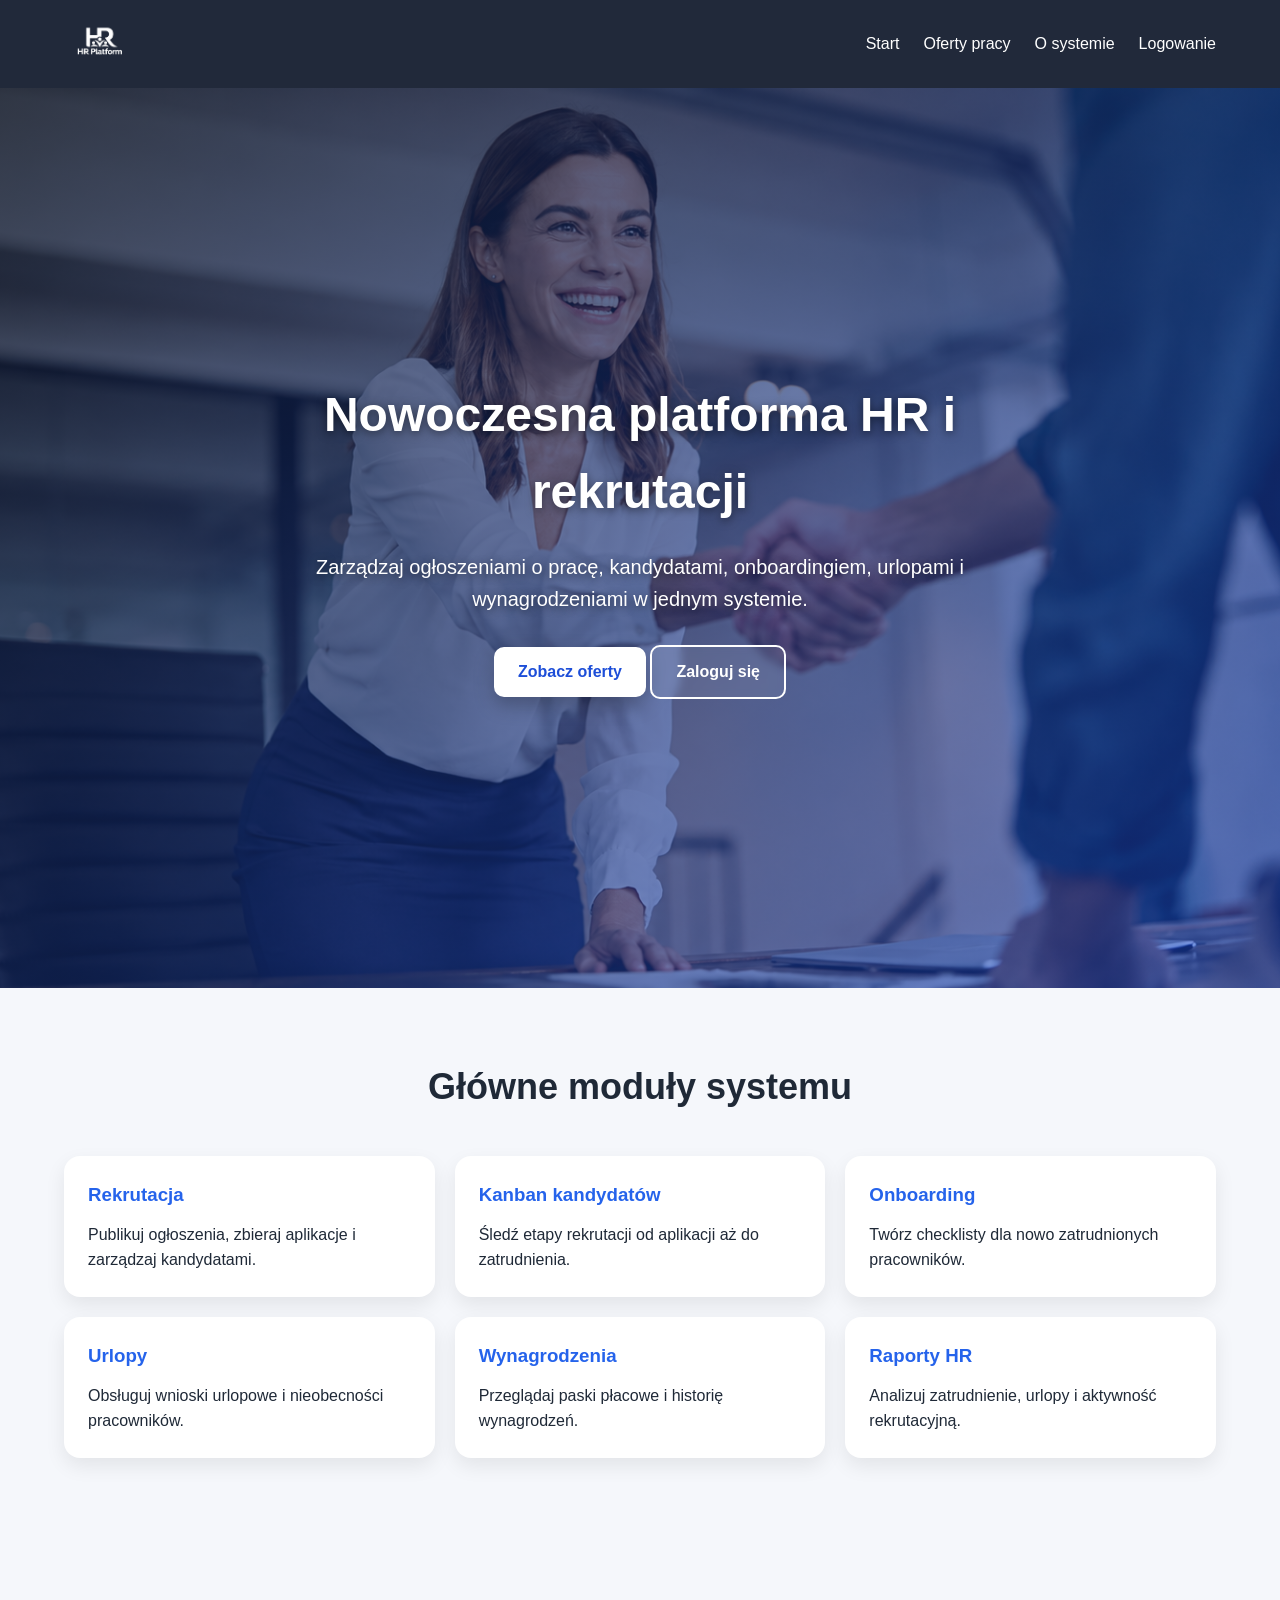
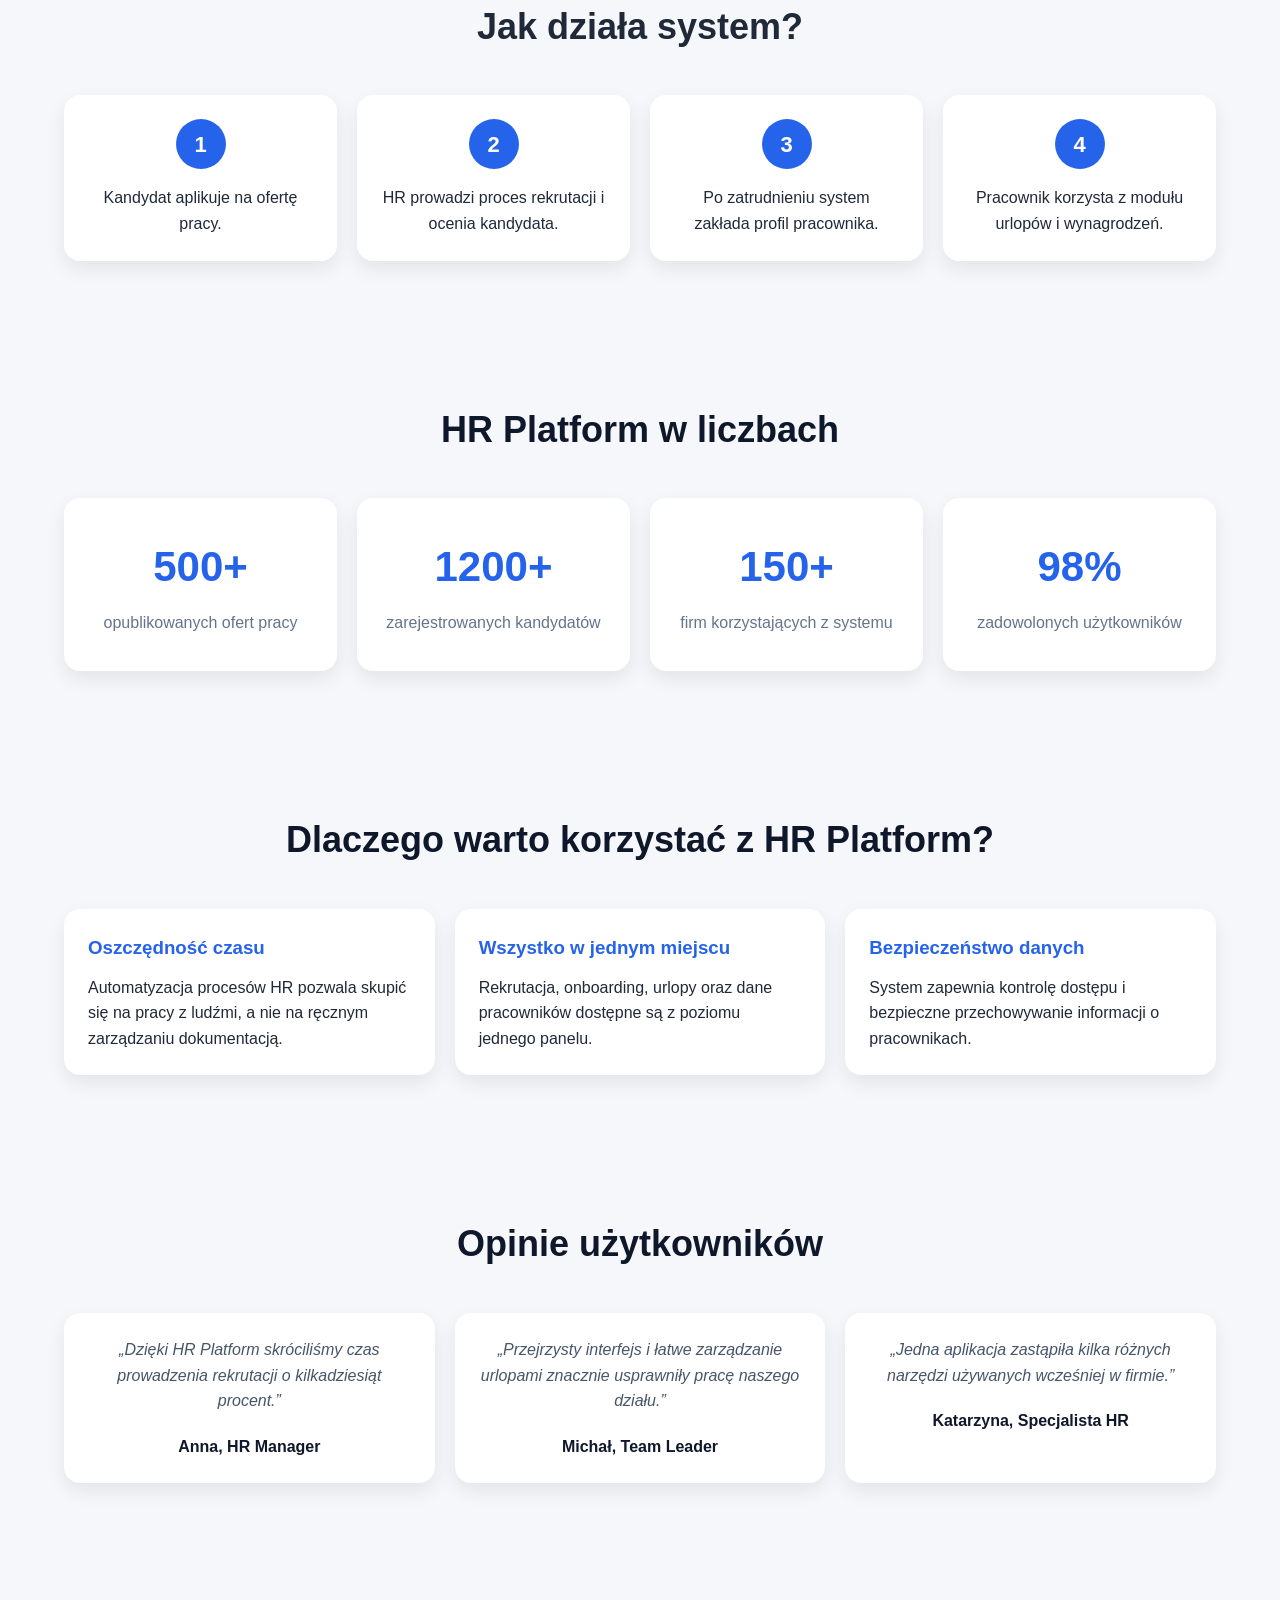
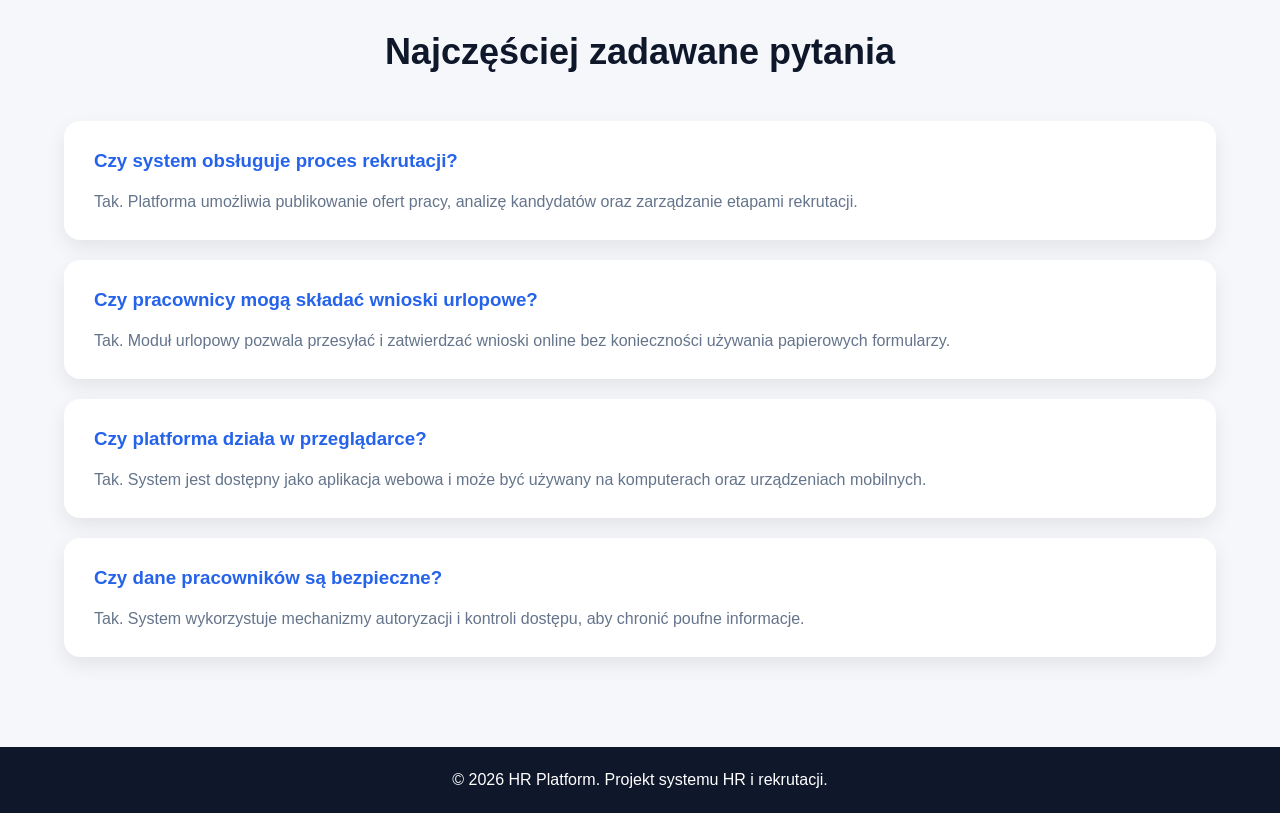
<file: frontend/pages/index.html>
<!doctype html>
<html lang="pl">
  <head>
    <meta charset="UTF-8" />
    <meta name="viewport" content="width=device-width, initial-scale=1.0" />
    <title>HR Platform</title>
    <link rel="stylesheet" href="../styles/index.css" />
  </head>

  <body>
    <header class="header">
      <nav class="navbar">
        <div class="logo">
          <img src="../images/logo.png" alt="HR Platform" />
        </div>

        <button class="menu-toggle" id="menu-toggle">☰</button>

        <ul class="nav-links" id="nav-links">
          <li><a href="index.html">Start</a></li>
          <li><a href="jobs.html">Oferty pracy</a></li>
          <li><a href="#about">O systemie</a></li>
          <li><a href="login.html">Logowanie</a></li>
        </ul>
      </nav>
    </header>

    <main>
      <section class="hero">
        <div class="hero-text">
          <h1>Nowoczesna platforma HR i rekrutacji</h1>

          <p>
            Zarządzaj ogłoszeniami o pracę, kandydatami, onboardingiem, urlopami
            i wynagrodzeniami w jednym systemie.
          </p>

          <div class="hero-buttons">
            <a href="jobs.html" class="btn btn-primary"> Zobacz oferty </a>

            <a href="login.html" class="btn btn-secondary"> Zaloguj się </a>
          </div>
        </div>
      </section>

      <section class="features" id="about">
        <h2>Główne moduły systemu</h2>

        <div class="cards">
          <div class="card">
            <h3>Rekrutacja</h3>

            <p>
              Publikuj ogłoszenia, zbieraj aplikacje i zarządzaj kandydatami.
            </p>
          </div>

          <div class="card">
            <h3>Kanban kandydatów</h3>

            <p>Śledź etapy rekrutacji od aplikacji aż do zatrudnienia.</p>
          </div>

          <div class="card">
            <h3>Onboarding</h3>

            <p>Twórz checklisty dla nowo zatrudnionych pracowników.</p>
          </div>

          <div class="card">
            <h3>Urlopy</h3>

            <p>Obsługuj wnioski urlopowe i nieobecności pracowników.</p>
          </div>

          <div class="card">
            <h3>Wynagrodzenia</h3>

            <p>Przeglądaj paski płacowe i historię wynagrodzeń.</p>
          </div>

          <div class="card">
            <h3>Raporty HR</h3>

            <p>Analizuj zatrudnienie, urlopy i aktywność rekrutacyjną.</p>
          </div>
        </div>
      </section>

      <section class="process">
        <h2>Jak działa system?</h2>

        <div class="steps">
          <div class="step">
            <span>1</span>
            <p>Kandydat aplikuje na ofertę pracy.</p>
          </div>

          <div class="step">
            <span>2</span>
            <p>HR prowadzi proces rekrutacji i ocenia kandydata.</p>
          </div>

          <div class="step">
            <span>3</span>
            <p>Po zatrudnieniu system zakłada profil pracownika.</p>
          </div>

          <div class="step">
            <span>4</span>
            <p>Pracownik korzysta z modułu urlopów i wynagrodzeń.</p>
          </div>
        </div>
      </section>

      <section class="stats">
        <h2>HR Platform w liczbach</h2>

        <div class="stats-grid">
          <div class="stat">
            <h3>500+</h3>
            <p>opublikowanych ofert pracy</p>
          </div>

          <div class="stat">
            <h3>1200+</h3>
            <p>zarejestrowanych kandydatów</p>
          </div>

          <div class="stat">
            <h3>150+</h3>
            <p>firm korzystających z systemu</p>
          </div>

          <div class="stat">
            <h3>98%</h3>
            <p>zadowolonych użytkowników</p>
          </div>
        </div>
      </section>

      <section class="benefits">
        <h2>Dlaczego warto korzystać z HR Platform?</h2>

        <div class="cards">
          <div class="card">
            <h3>Oszczędność czasu</h3>

            <p>
              Automatyzacja procesów HR pozwala skupić się na pracy z ludźmi, a
              nie na ręcznym zarządzaniu dokumentacją.
            </p>
          </div>

          <div class="card">
            <h3>Wszystko w jednym miejscu</h3>

            <p>
              Rekrutacja, onboarding, urlopy oraz dane pracowników dostępne są z
              poziomu jednego panelu.
            </p>
          </div>

          <div class="card">
            <h3>Bezpieczeństwo danych</h3>

            <p>
              System zapewnia kontrolę dostępu i bezpieczne przechowywanie
              informacji o pracownikach.
            </p>
          </div>
        </div>
      </section>

      <section class="testimonials">
        <h2>Opinie użytkowników</h2>

        <div class="cards">
          <div class="card">
            <p>
              „Dzięki HR Platform skróciliśmy czas prowadzenia rekrutacji o
              kilkadziesiąt procent.”
            </p>

            <strong>Anna, HR Manager</strong>
          </div>

          <div class="card">
            <p>
              „Przejrzysty interfejs i łatwe zarządzanie urlopami znacznie
              usprawniły pracę naszego działu.”
            </p>

            <strong>Michał, Team Leader</strong>
          </div>

          <div class="card">
            <p>
              „Jedna aplikacja zastąpiła kilka różnych narzędzi używanych
              wcześniej w firmie.”
            </p>

            <strong>Katarzyna, Specjalista HR</strong>
          </div>
        </div>
      </section>

      <section class="faq">
        <h2>Najczęściej zadawane pytania</h2>

        <div class="faq-item">
          <h3>Czy system obsługuje proces rekrutacji?</h3>

          <p>
            Tak. Platforma umożliwia publikowanie ofert pracy, analizę
            kandydatów oraz zarządzanie etapami rekrutacji.
          </p>
        </div>

        <div class="faq-item">
          <h3>Czy pracownicy mogą składać wnioski urlopowe?</h3>

          <p>
            Tak. Moduł urlopowy pozwala przesyłać i zatwierdzać wnioski online
            bez konieczności używania papierowych formularzy.
          </p>
        </div>

        <div class="faq-item">
          <h3>Czy platforma działa w przeglądarce?</h3>

          <p>
            Tak. System jest dostępny jako aplikacja webowa i może być używany
            na komputerach oraz urządzeniach mobilnych.
          </p>
        </div>

        <div class="faq-item">
          <h3>Czy dane pracowników są bezpieczne?</h3>

          <p>
            Tak. System wykorzystuje mechanizmy autoryzacji i kontroli dostępu,
            aby chronić poufne informacje.
          </p>
        </div>
      </section>
    </main>

    <footer class="footer">
      <p>&copy; 2026 HR Platform. Projekt systemu HR i rekrutacji.</p>
    </footer>
    <script src="../scripts/navbar-anim.js"></script>
    <script src="../scripts/mobile-menu.js"></script>
  </body>
</html>
</file>
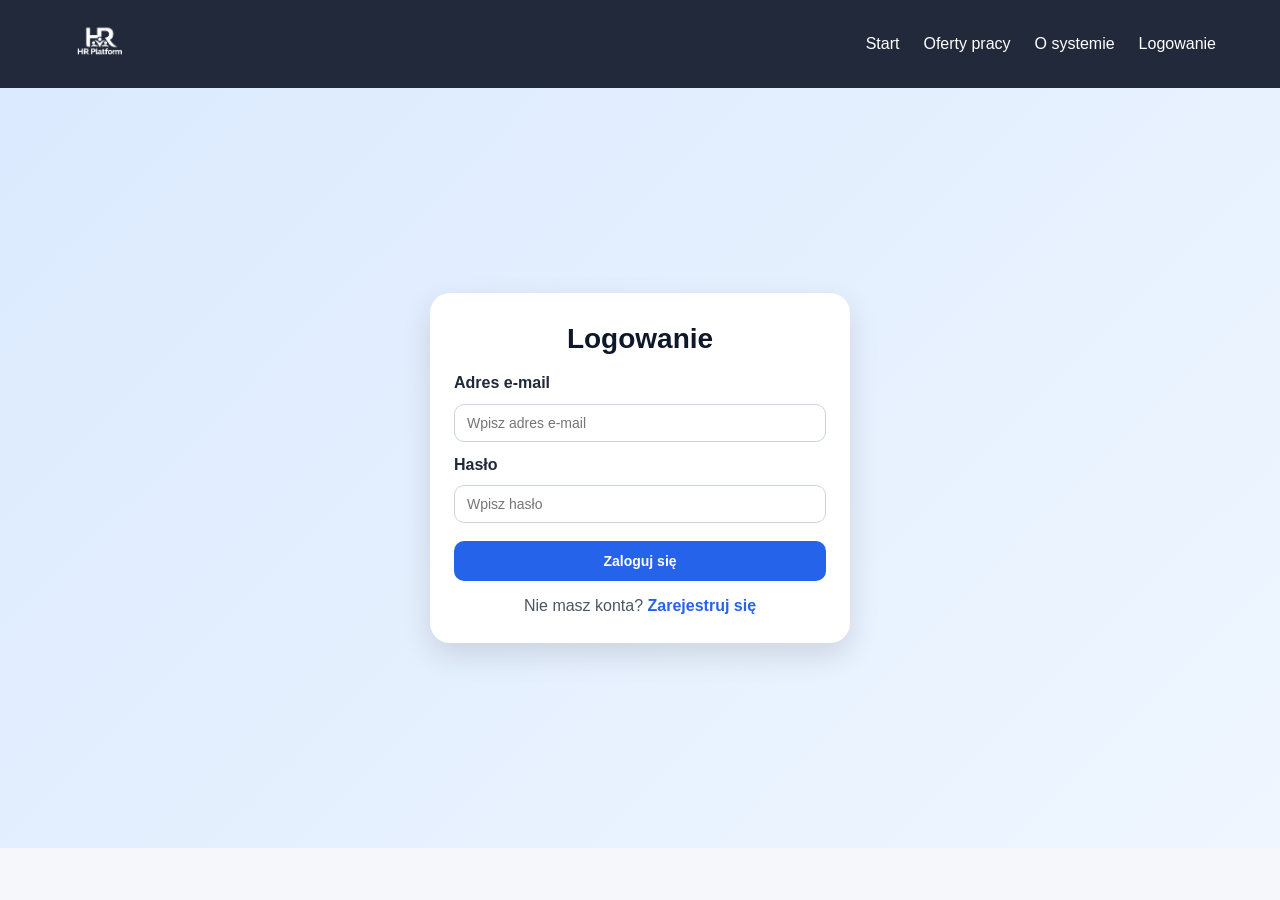
<file: frontend/pages/admin-dashboard.html>
<!doctype html>
<html lang="pl">
  <head>
    <meta charset="UTF-8" />
    <meta name="viewport" content="width=device-width, initial-scale=1.0" />
    <title>Panel administratora - HR Platform</title>
    <link rel="stylesheet" href="../styles/index.css" />
  </head>
  <body>
    <header class="header">
      <nav class="navbar">
        <div class="logo">
          <img src="../images/logo.png" alt="Logo HR Platform" />
        </div>
        <ul class="nav-links">
          <li><a href="admin-dashboard.html">Panel admina</a></li>
          <li><a href="change-password-admin.html">Zmień hasło</a></li>
          <li><a href="#" id="logoutBtn">Wyloguj</a></li>
        </ul>
      </nav>
    </header>

    <main class="dashboard-wrapper">
      <section class="dashboard-card">
        <h2>Użytkownicy systemu</h2>

        <div style="margin-bottom: 20px">
          <input
            type="text"
            id="searchInput"
            class="profile-input"
            placeholder="Szukaj po imieniu, nazwisku, emailu lub numerze indeksu"
          />
          <button id="searchBtn" class="dashboard-btn">Szukaj</button>
          <button id="clearSearchBtn" class="dashboard-btn secondary-btn">
            Wyczyść
          </button>
        </div>

        <div
          id="usersList"
          style="
            display: grid;
            grid-template-columns: repeat(auto-fill, minmax(250px, 1fr));
            gap: 20px;
          "
        ></div>
      </section>
    </main>

    <script src="../scripts/navbar-anim.js"></script>
    <script src="../scripts/admin-dashboard.js"></script>
  </body>
</html>
</file>
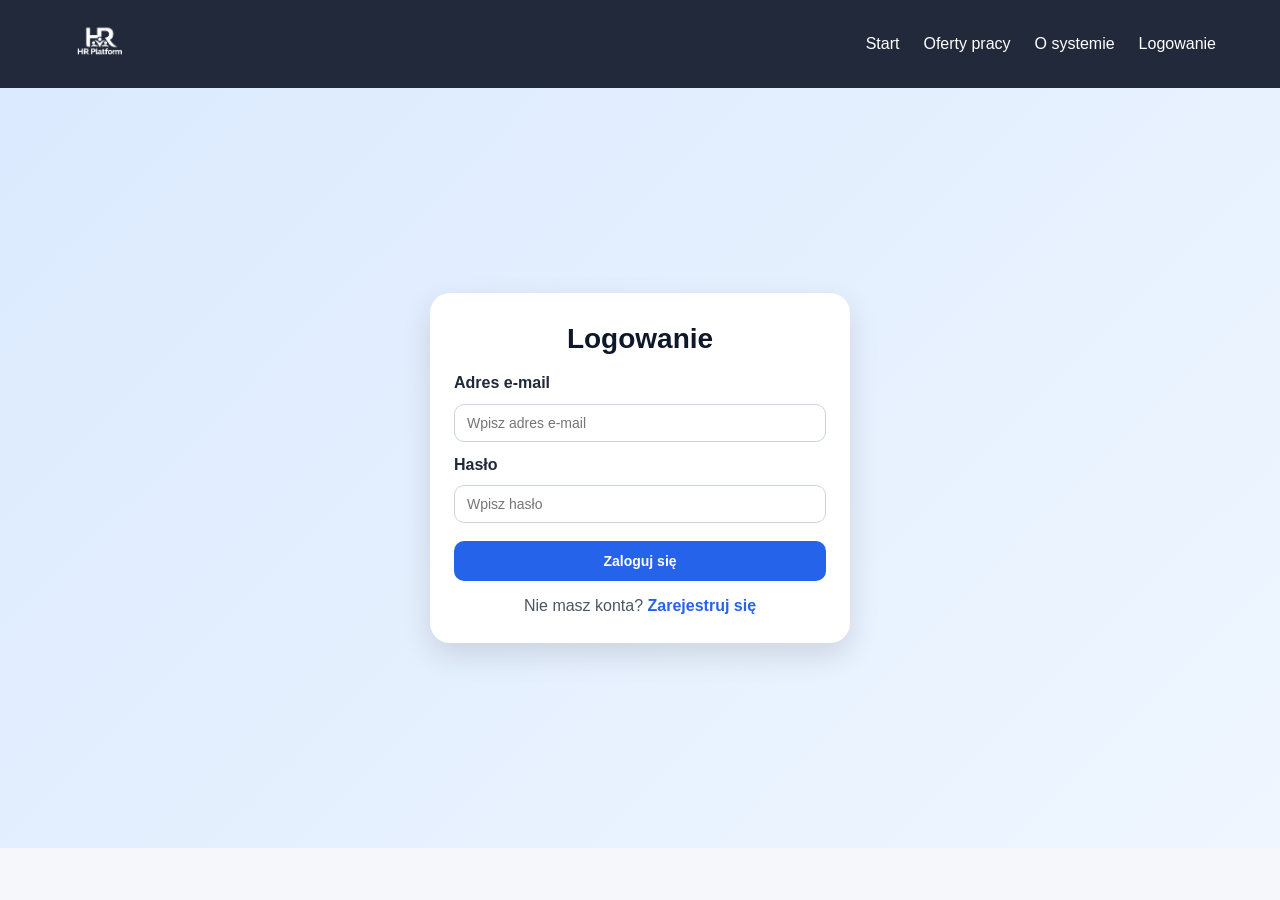
<file: frontend/pages/change-password-admin.html>
<!doctype html>
<html lang="pl">
  <head>
    <meta charset="UTF-8" />
    <meta name="viewport" content="width=device-width, initial-scale=1.0" />
    <title>Zmiana hasła - Panel administratora - HR Platform</title>
    <link rel="stylesheet" href="../styles/index.css" />
  </head>
  <body>
    <header class="header">
      <nav class="navbar">
        <div class="logo">
          <img src="../images/logo.png" alt="Logo HR Platform" />
        </div>
        <ul class="nav-links">
          <li><a href="admin-dashboard.html">Panel admina</a></li>
          <li><a href="change-password-admin.html">Zmień hasło</a></li>
          <li><a href="#" id="logoutBtn">Wyloguj</a></li>
        </ul>
      </nav>
    </header>

    <main class="dashboard-wrapper">
      <section class="dashboard-card">
        <h2>Zmień hasło administratora</h2>
        <form id="changePasswordForm" class="profile-form">
          <div>
            <label for="oldPassword">Stare hasło</label>
            <input
              type="password"
              id="oldPassword"
              class="profile-input"
              required
            />
          </div>

          <div>
            <label for="newPassword">Nowe hasło</label>
            <input
              type="password"
              id="newPassword"
              class="profile-input"
              required
            />
          </div>

          <div>
            <label for="confirmPassword">Potwierdź nowe hasło</label>
            <input
              type="password"
              id="confirmPassword"
              class="profile-input"
              required
            />
          </div>

          <button type="submit" class="dashboard-btn">Zmień hasło</button>
        </form>
      </section>
    </main>

    <script src="../scripts/navbar-anim.js"></script>
    <script src="../scripts/change-password-admin.js"></script>
  </body>
</html>
</file>
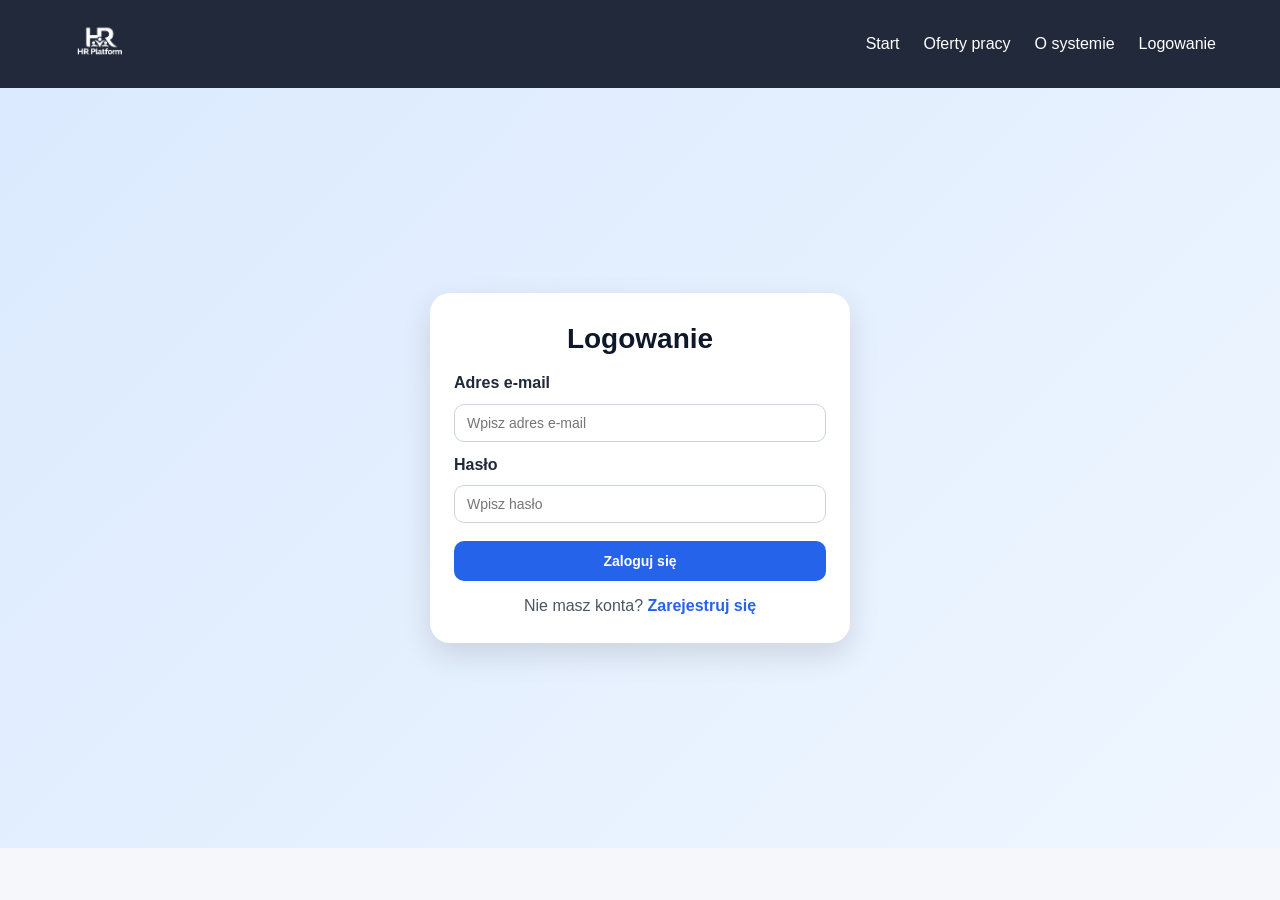
<file: frontend/pages/change-password.html>
<!doctype html>
<html lang="pl">
  <head>
    <meta charset="UTF-8" />
    <meta name="viewport" content="width=device-width, initial-scale=1.0" />
    <title>Zmiana hasła - HR Platform</title>
    <link rel="stylesheet" href="../styles/index.css" />
  </head>
  <body>
    <header class="header">
      <nav class="navbar">
        <div class="logo">
          <img src="../images/logo.png" alt="Logo HR Platform" />
        </div>
        <ul class="nav-links">
          <li><a href="index.html">Start</a></li>
          <li id="jobsLink" style="display: none">
            <a href="jobs.html">Oferty pracy</a>
          </li>
          <li id="userDashboardLink" style="display: none">
            <a href="user-dashboard.html">Mój panel</a>
          </li>
          <li id="employeeDashboardLink" style="display: none">
            <a href="employee-dashboard.html">Mój panel</a>
          </li>
          <li id="hrLink" style="display: none">
            <a href="hr-dashboard.html">Panel HR</a>
          </li>
          <li><a href="change-password.html">Zmień hasło</a></li>
          <li><a href="#" id="logoutBtn">Wyloguj</a></li>
        </ul>
      </nav>
    </header>

    <main class="dashboard-wrapper">
      <section class="dashboard-card">
        <h2>Zmień hasło</h2>
        <form id="changePasswordForm" class="profile-form">
          <div>
            <label for="oldPassword">Stare hasło</label>
            <input
              type="password"
              id="oldPassword"
              class="profile-input"
              required
            />
          </div>

          <div>
            <label for="newPassword">Nowe hasło</label>
            <input
              type="password"
              id="newPassword"
              class="profile-input"
              required
            />
          </div>

          <div>
            <label for="confirmPassword">Potwierdź nowe hasło</label>
            <input
              type="password"
              id="confirmPassword"
              class="profile-input"
              required
            />
          </div>

          <button type="submit" class="dashboard-btn">Zmień hasło</button>
        </form>
      </section>
    </main>

    <script src="../scripts/navbar-anim.js"></script>
    <script src="../scripts/change-password.js"></script>
  </body>
</html>
</file>
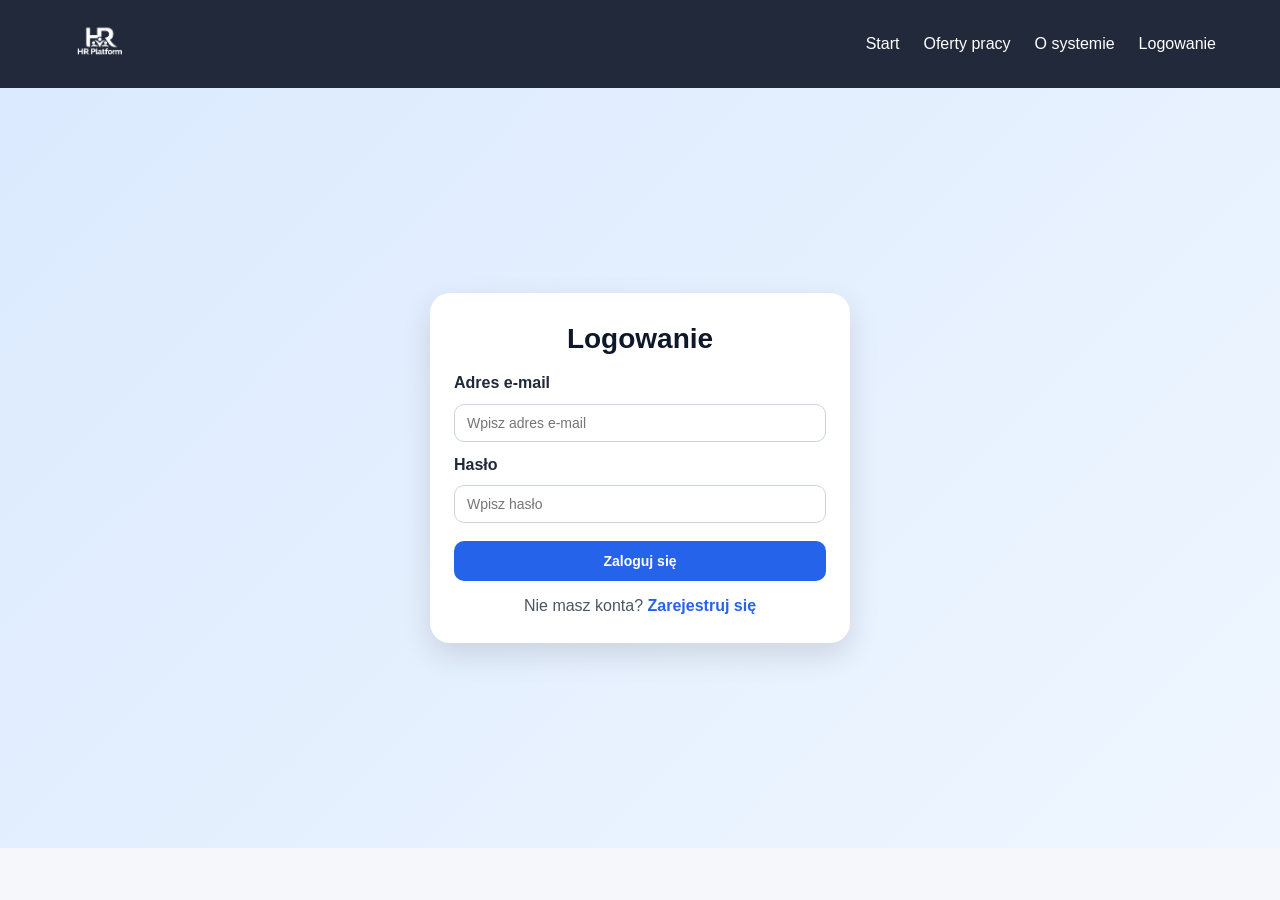
<file: frontend/pages/employee-dashboard.html>
<!doctype html>
<html lang="pl">
  <head>
    <meta charset="UTF-8" />
    <meta name="viewport" content="width=device-width, initial-scale=1.0" />
    <title>Panel pracownika - HR Platform</title>
    <link rel="stylesheet" href="../styles/index.css" />
  </head>
  <body>
    <header class="header">
      <nav class="navbar">
        <div class="logo">
          <img src="../images/logo.png" alt="Logo HR Platform" />
        </div>
        <ul class="nav-links">
          <li><a href="index.html">Start</a></li>
          <li><a href="jobs.html">Oferty pracy</a></li>
          <li><a href="employee-dashboard.html">Mój panel</a></li>
          <li><a href="change-password.html">Zmień hasło</a></li>
          <li><a href="#" id="logoutBtn">Wyloguj</a></li>
        </ul>
      </nav>
    </header>

    <main class="dashboard-wrapper">
      <section class="welcome-section">
        <div class="welcome-card">
          <h1>Witaj w panelu pracownika</h1>
          <p>
            Zarządzaj swoim profilem, przeglądaj swoje dane zatrudnienia i
            informacje dotyczące stanowiska.
          </p>
        </div>

        <div class="profile-mini-card">
          <img
            id="profileImagePreview"
            class="profile-image"
            src=""
            alt="Zdjęcie profilowe"
            style="display: none"
          />
          <div class="avatar" id="userAvatar">E</div>
          <h3 id="miniFullName">Pracownik</h3>
          <p id="miniRole">Pracownik - zatrudniony</p>
        </div>
      </section>

      <section class="dashboard-grid">
        <div class="dashboard-card">
          <h2>Informacje pracownika</h2>
          <div class="info-display">
            <p>
              <strong>Imię i nazwisko:</strong>
              <span id="fullName">-</span>
            </p>
            <p>
              <strong>Email:</strong>
              <span id="emailText">-</span>
            </p>
            <p>
              <strong>Numer indeksu:</strong>
              <span id="indexNumber">-</span>
            </p>
            <p>
              <strong>Status:</strong>
              <span id="roleText">Pracownik</span>
            </p>
          </div>
        </div>

        <div class="dashboard-card">
          <h2>Moje CV</h2>
          <p class="muted-text" id="cvStatus">Nie dodano jeszcze CV.</p>
          <button
            id="downloadCvBtn"
            class="dashboard-btn"
            style="display: none"
          >
            Pobierz CV
          </button>
        </div>

        <div class="dashboard-card">
          <h2>Edycja profilu</h2>
          <form class="profile-form" id="profileForm">
            <div>
              <label for="editFirstName">Imię</label>
              <input
                type="text"
                id="editFirstName"
                class="profile-input"
                placeholder="Wpisz imię"
                required
              />
            </div>

            <div>
              <label for="editLastName">Nazwisko</label>
              <input
                type="text"
                id="editLastName"
                class="profile-input"
                placeholder="Wpisz nazwisko"
                required
              />
            </div>

            <button type="submit" class="dashboard-btn">Zapisz zmiany</button>
          </form>
        </div>
      </section>
    </main>

    <script src="../scripts/navbar-anim.js"></script>
    <script src="../scripts/employee-dashboard.js"></script>
  </body>
</html>
</file>
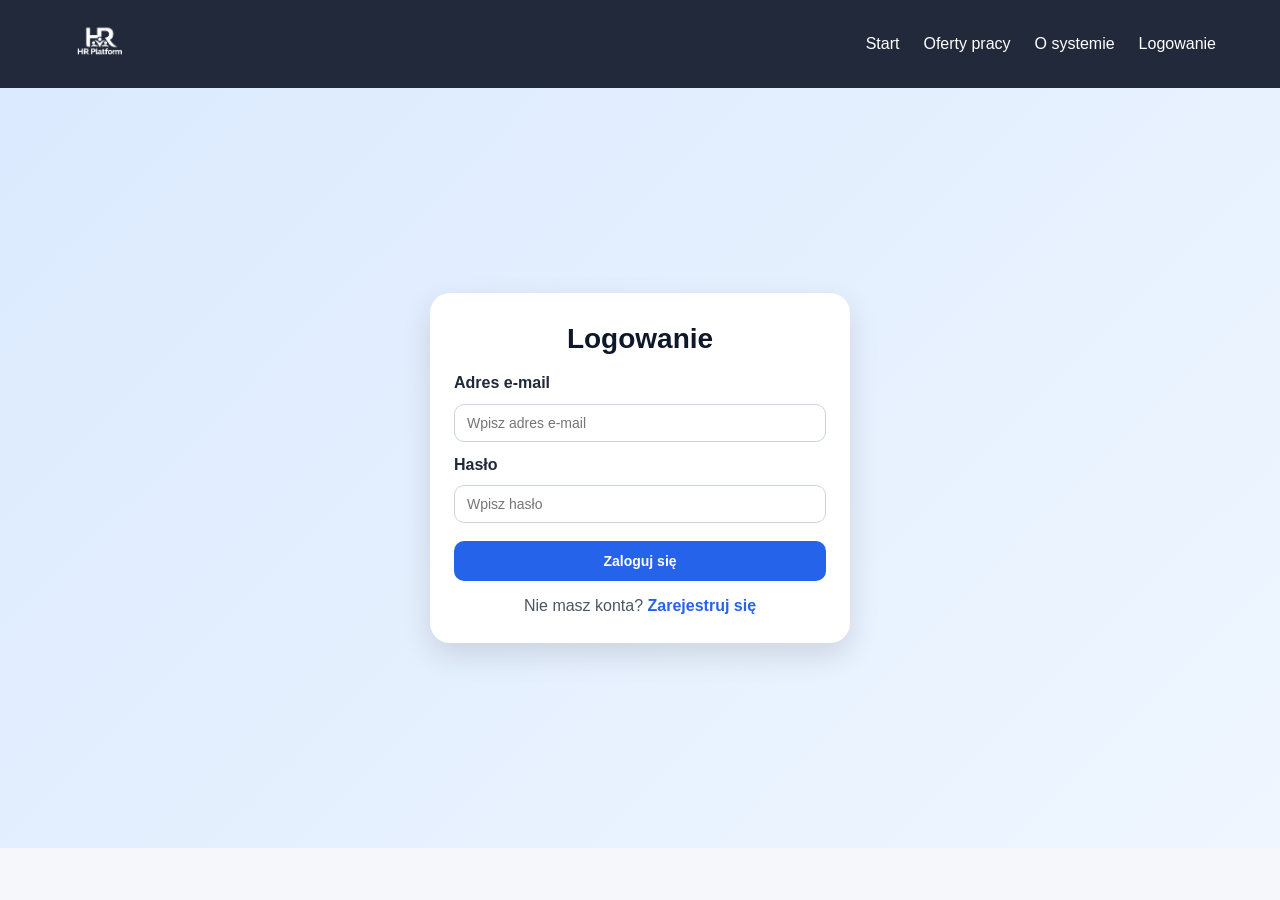
<file: frontend/pages/hr-applications.html>
<!doctype html>
<html lang="pl">
  <head>
    <meta charset="UTF-8" />
    <meta name="viewport" content="width=device-width, initial-scale=1.0" />
    <title>Aplikacje kandydatów - HR Platform</title>
    <link rel="stylesheet" href="../styles/index.css" />
  </head>
  <body>
    <header class="header">
      <nav class="navbar">
        <div class="logo">
          <img src="../images/logo.png" alt="Logo HR Platform" />
        </div>
        <ul class="nav-links">
          <li><a href="index.html">Start</a></li>
          <li><a href="hr-dashboard.html">Panel HR</a></li>
          <li><a href="hr-applications.html">Aplikacje</a></li>
          <li><a href="hr-kanban.html">Kanban</a></li>
          <li><a href="hr-employees.html">Pracownicy</a></li>
          <li><a href="hr-job-offers.html">Moje Oferty</a></li>
          <li><a href="hr-job-offers-archive.html">Archiwum ofert</a></li>
          <li><a href="change-password.html">Zmień hasło</a></li>
          <li><a href="#" id="logoutBtn">Wyloguj</a></li>
        </ul>
      </nav>
    </header>

    <main class="dashboard-wrapper">
      <section class="welcome-section">
        <div class="welcome-card">
          <h1>Aplikacje kandydatów</h1>
          <p>
            Przeglądaj zgłoszenia kandydatów do dostępnych ofert pracy. Sprawdź
            CV kandydatów i zatrudniaj najlepszych pracowników.
          </p>
        </div>
      </section>

      <section class="offers-section">
        <h2>Lista aplikacji</h2>
        <div id="applicationsList" class="offers-grid">
          <p>Ładowanie aplikacji...</p>
        </div>
      </section>
    </main>

    <!-- Modal do akceptowania kandydata -->
    <div id="acceptModal" class="modal" style="display: none">
      <div class="modal-content">
        <span class="close-modal" onclick="closeAcceptModal()">&times;</span>
        <h2>Akceptuj kandydata</h2>
        <form id="acceptForm">
          <div class="form-group">
            <label for="candidateName">Kandydat:</label>
            <input type="text" id="candidateName" readonly />
          </div>
          <p>
            Po akceptacji kandydat trafi do tablicy Kanban, gdzie możesz
            przesuwać go między etapami rekrutacji.
          </p>
          <div class="form-actions">
            <button
              type="button"
              class="btn-secondary"
              onclick="closeAcceptModal()"
            >
              Anuluj
            </button>
            <button type="submit" class="btn-primary">
              Akceptuj i przejdź do Kanban
            </button>
          </div>
        </form>
      </div>
    </div>

    <script src="../scripts/navbar-anim.js"></script>
    <script src="../scripts/hr-applications.js"></script>
  </body>
</html>
</file>
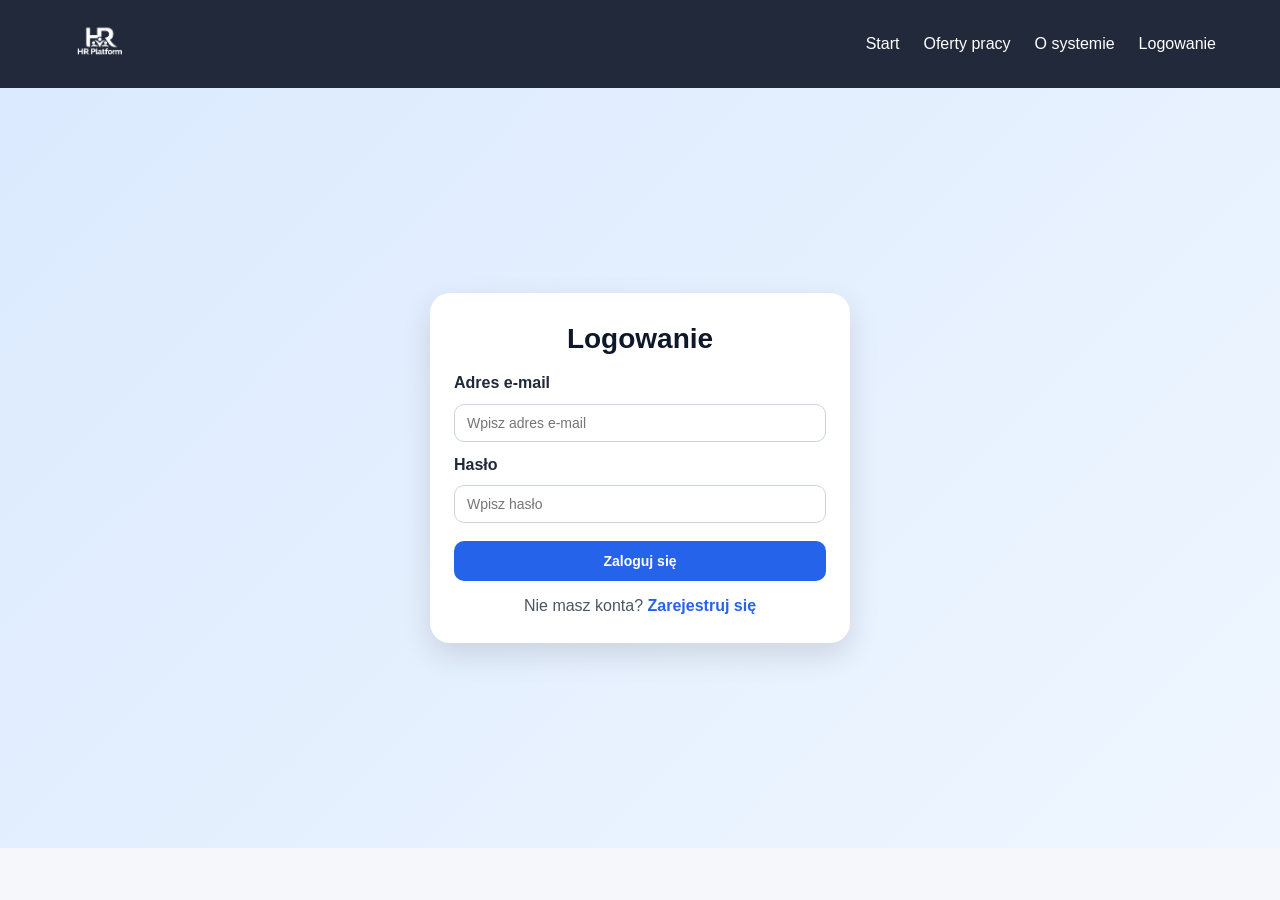
<file: frontend/pages/hr-dashboard.html>
<!doctype html>
<html lang="pl">
  <head>
    <meta charset="UTF-8" />
    <meta name="viewport" content="width=device-width, initial-scale=1.0" />
    <title>Panel HR - HR Platform</title>
    <link rel="stylesheet" href="../styles/index.css" />
  </head>
  <body>
    <header class="header">
      <nav class="navbar">
        <div class="logo">
          <img src="../images/logo.png" alt="Logo HR Platform" />
        </div>
        <ul class="nav-links">
          <li><a href="index.html">Start</a></li>
          <li><a href="hr-dashboard.html">Panel HR</a></li>
          <li><a href="hr-applications.html">Aplikacje</a></li>
          <li><a href="hr-kanban.html">Kanban</a></li>
          <li><a href="hr-employees.html">Pracownicy</a></li>
          <li><a href="hr-job-offers.html">Moje Oferty</a></li>
          <li><a href="hr-job-offers-archive.html">Archiwum ofert</a></li>
          <li><a href="change-password.html">Zmień hasło</a></li>
          <li><a href="#" id="logoutBtn">Wyloguj</a></li>
        </ul>
      </nav>
    </header>

    <main class="dashboard-wrapper">
      <section class="welcome-section">
        <div class="welcome-card">
          <h1>Witaj w panelu HR</h1>
          <p>
            Zarządzaj swoim profilem, dodaj zdjęcie profilowe, twórz oferty
            pracy, przeglądaj kandydatów i zatrudniaj użytkowników.
          </p>
        </div>

        <div class="profile-mini-card">
          <img
            id="profileImagePreview"
            class="profile-image"
            src=""
            alt="Zdjęcie profilowe"
            style="display: none"
          />
          <div class="avatar" id="userAvatar">HR</div>
          <h3 id="miniFullName">Użytkownik HR</h3>
          <p id="miniRole">Rola: HR</p>
        </div>
      </section>

      <section class="dashboard-grid">
        <div class="dashboard-card">
          <h2>Edycja profilu</h2>
          <form class="profile-form" id="profileForm">
            <div>
              <label for="editFirstName">Imię</label>
              <input
                type="text"
                id="editFirstName"
                class="profile-input"
                placeholder="Wpisz imię"
                required
              />
            </div>

            <div>
              <label for="editLastName">Nazwisko</label>
              <input
                type="text"
                id="editLastName"
                class="profile-input"
                placeholder="Wpisz nazwisko"
                required
              />
            </div>

            <button type="submit" class="dashboard-btn">Zapisz zmiany</button>
          </form>
        </div>

        <div class="dashboard-card">
          <h2>Zdjęcie profilowe</h2>
          <p class="muted-text" id="photoStatus">
            Nie dodano jeszcze zdjęcia profilowego.
          </p>

          <input
            type="file"
            id="photoFileInput"
            class="file-input"
            accept=".jpg,.jpeg,.png,image/jpeg,image/png"
          />

          <div class="photo-actions">
            <button type="button" class="dashboard-btn" id="uploadPhotoBtn">
              Dodaj / zmień zdjęcie
            </button>
            <button
              type="button"
              class="dashboard-btn danger-btn"
              id="deletePhotoBtn"
            >
              Usuń zdjęcie
            </button>
          </div>
        </div>

        <div class="dashboard-card">
          <h2>Dane konta</h2>
          <div class="info-list">
            <p>
              <strong>Imię i nazwisko:</strong>
              <span id="fullName">Ładowanie...</span>
            </p>
            <p>
              <strong>Email:</strong>
              <span id="emailText">Ładowanie...</span>
            </p>
            <p>
              <strong>Rola:</strong>
              <span id="roleText">Ładowanie...</span>
            </p>
            <p>
              <strong>Numer indeksu:</strong>
              <span id="indexNumberText">Ładowanie...</span>
            </p>
          </div>
        </div>
      </section>
    </main>

    <script src="../scripts/navbar-anim.js"></script>
    <script src="../scripts/hr-dashboard.js"></script>
  </body>
</html>
</file>
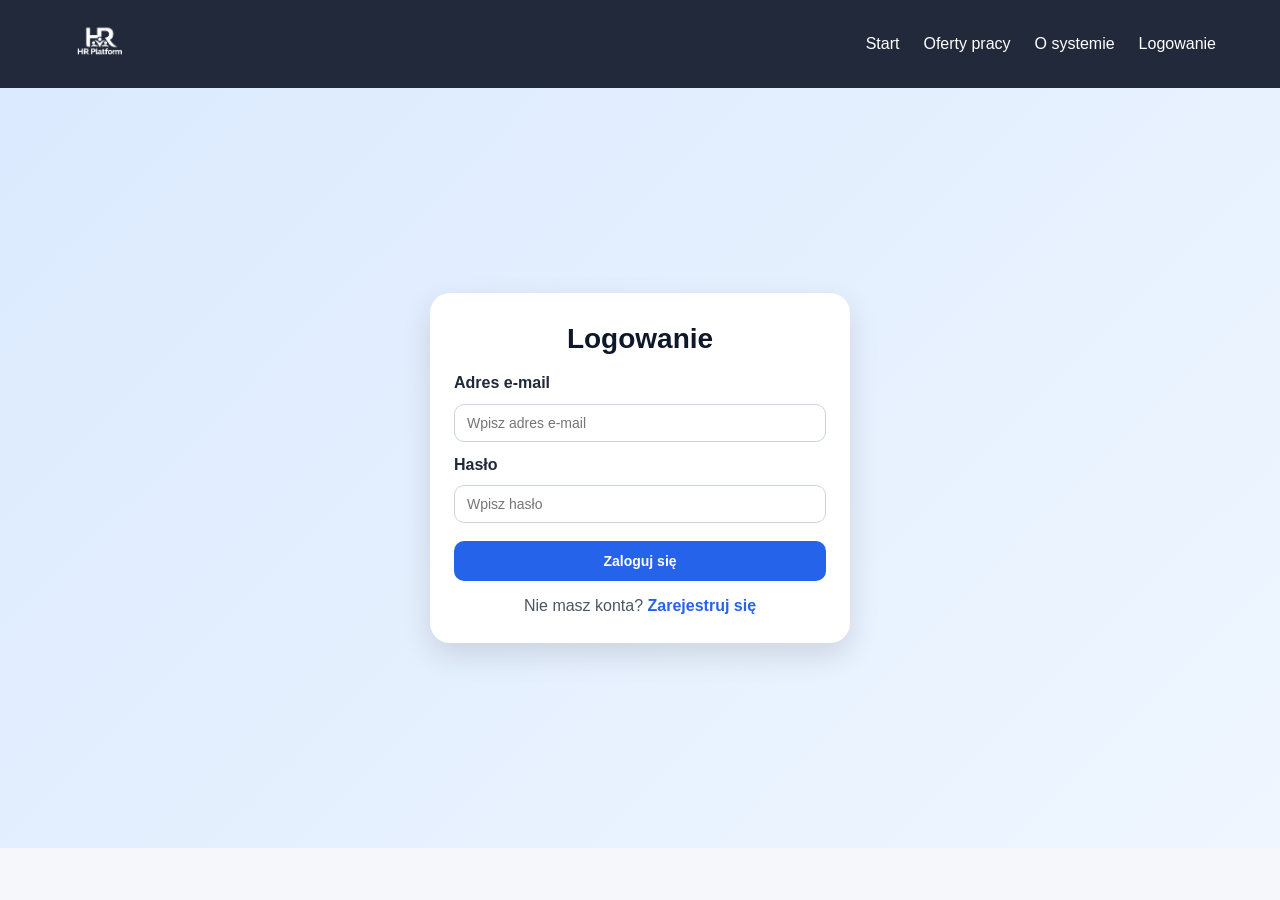
<file: frontend/pages/hr-employees.html>
<!doctype html>
<html lang="pl">
  <head>
    <meta charset="UTF-8" />
    <meta name="viewport" content="width=device-width, initial-scale=1.0" />
    <title>Pracownicy - HR Platform</title>
    <link rel="stylesheet" href="../styles/index.css" />
  </head>
  <body>
    <header class="header">
      <nav class="navbar">
        <div class="logo">HR Platform</div>
        <ul class="nav-links">
          <li><a href="index.html">Start</a></li>
          <li><a href="hr-dashboard.html">Panel HR</a></li>
          <li><a href="hr-applications.html">Aplikacje</a></li>
          <li><a href="hr-employees.html">Pracownicy</a></li>
          <li><a href="change-password.html">Zmień hasło</a></li>
          <li><a href="#" id="logoutBtn">Wyloguj</a></li>
        </ul>
      </nav>
    </header>

    <main class="dashboard-wrapper">
      <section class="welcome-section">
        <div class="welcome-card">
          <h1>Lista zatrudnionych pracowników</h1>
          <p>
            Przeglądaj listę wszystkich pracowników zatrudnionych w systemie.
            Sprawdź stanowiska, na które aplikowali pracownicy.
          </p>
        </div>
      </section>

      <section class="offers-section">
        <h2>Pracownicy</h2>
        <div id="employeesList" class="offers-grid">
          <p>Ładowanie pracowników...</p>
        </div>
      </section>
    </main>

    <script src="../scripts/navbar-anim.js"></script>
    <script src="../scripts/hr-employees.js"></script>
  </body>
</html>
</file>
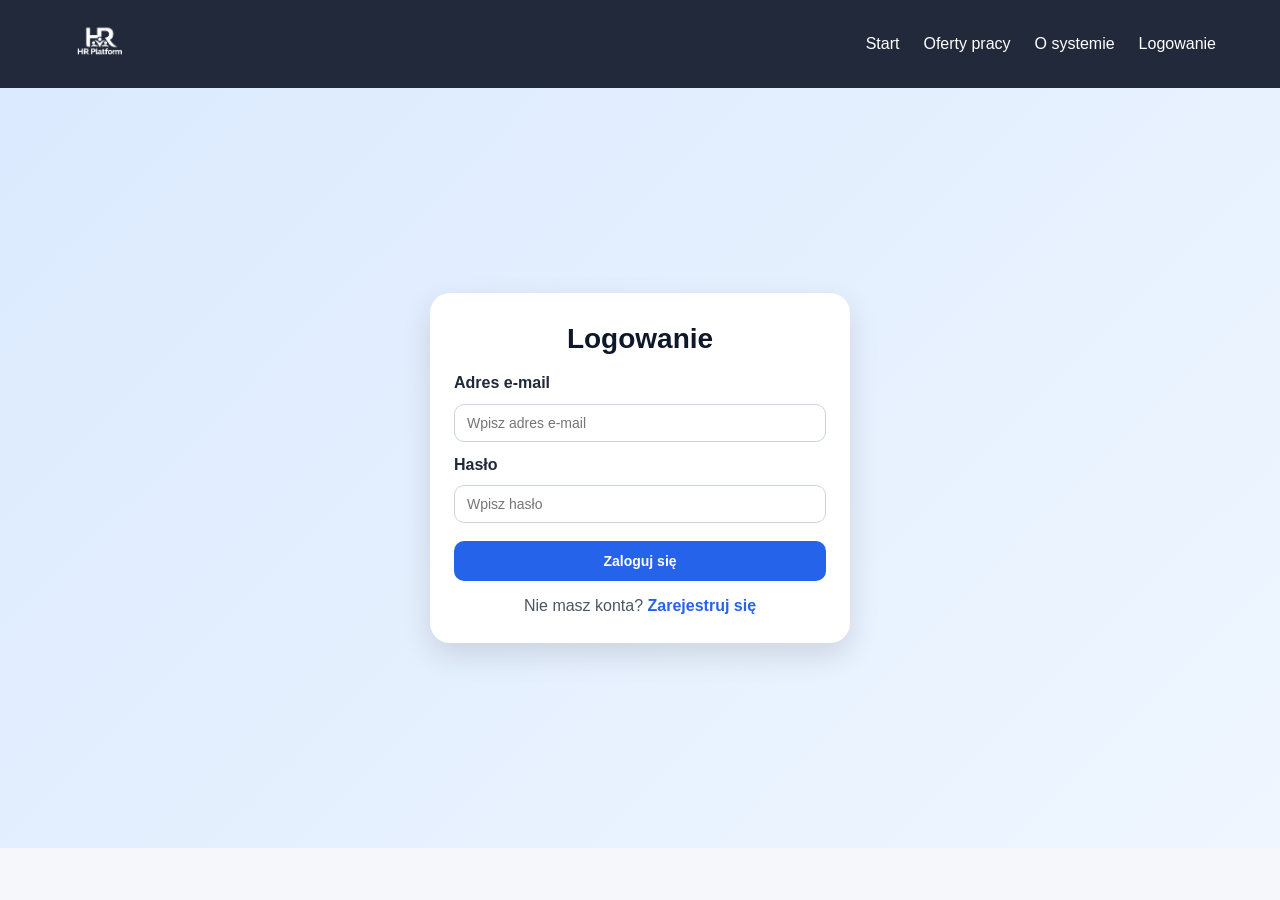
<file: frontend/pages/hr-job-offers-archive.html>
<!doctype html>
<html lang="pl">
  <head>
    <meta charset="UTF-8" />
    <meta name="viewport" content="width=device-width, initial-scale=1.0" />
    <title>Archiwum Ofert - HR Platform</title>
    <link rel="stylesheet" href="../styles/index.css" />
  </head>
  <body>
    <header class="header">
      <nav class="navbar">
        <div class="logo">
          <img src="../images/logo.png" alt="Logo HR Platform" />
        </div>
        <ul class="nav-links">
          <li><a href="index.html">Start</a></li>
          <li><a href="hr-dashboard.html">Panel HR</a></li>
          <li><a href="hr-applications.html">Aplikacje</a></li>
          <li><a href="hr-kanban.html">Kanban</a></li>
          <li><a href="hr-employees.html">Pracownicy</a></li>
          <li><a href="hr-job-offers.html">Moje Oferty</a></li>
          <li><a href="hr-job-offers-archive.html">Archiwum ofert</a></li>
          <li><a href="change-password.html">Zmień hasło</a></li>
          <li><a href="#" id="logoutBtn">Wyloguj</a></li>
        </ul>
      </nav>
    </header>

    <main class="dashboard-wrapper">
      <section class="welcome-section">
        <div class="welcome-card">
          <h1>Archiwum Ofert</h1>
          <p>
            Tutaj znajdziesz dezaktywowane oferty pracy. Tylko HR i
            administratorzy mogą przeglądać i przywracać archiwalne oferty.
          </p>
        </div>
      </section>

      <section class="offers-section">
        <h2>Zarchiwizowane oferty</h2>
        <div id="archivedOffersList" class="offers-grid">
          <p>Ładowanie archiwalnych ofert...</p>
        </div>
      </section>
    </main>

    <div id="archiveOfferDetailsModal" class="modal" style="display: none">
      <div class="modal-content">
        <span class="close" id="archiveCloseDetailsModal">&times;</span>
        <h2 id="archiveDetailsTitle"></h2>
        <div class="offer-details">
          <p>
            <strong>Lokalizacja:</strong>
            <span id="archiveDetailsLocation"></span>
          </p>
          <p><strong>Poziom:</strong> <span id="archiveDetailsLevel"></span></p>
          <p>
            <strong>Status:</strong> <span id="archiveDetailsStatus"></span>
          </p>
          <p><strong>Opis:</strong></p>
          <p id="archiveDetailsDescription" class="offer-description"></p>
        </div>
        <div class="offer-details-actions">
          <button class="dashboard-btn" id="archiveDetailsEditBtn">
            Edytuj
          </button>
          <button
            class="dashboard-btn success-btn"
            id="archiveDetailsActivateBtn"
          >
            Przywróć
          </button>
          <button class="dashboard-btn" id="archiveDetailsCloseBtn">
            Zamknij
          </button>
        </div>
      </div>
    </div>

    <script src="../scripts/navbar-anim.js"></script>
    <script src="../scripts/hr-job-offers-archive.js"></script>
  </body>
</html>
</file>
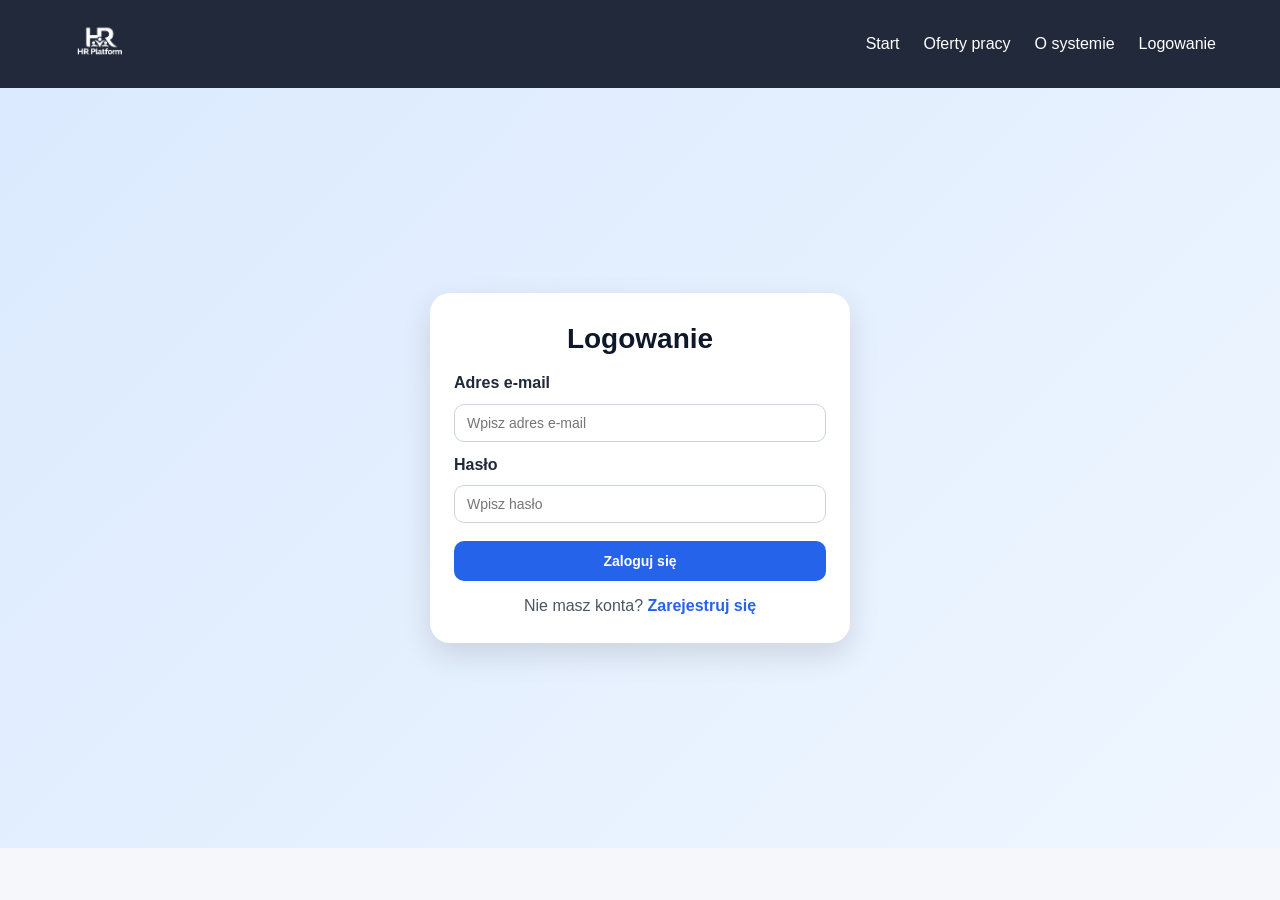
<file: frontend/pages/hr-job-offers.html>
<!doctype html>
<html lang="pl">
  <head>
    <meta charset="UTF-8" />
    <meta name="viewport" content="width=device-width, initial-scale=1.0" />
    <title>Moje Oferty Pracy - HR Platform</title>
    <link rel="stylesheet" href="../styles/index.css" />
  </head>
  <body>
    <header class="header">
      <nav class="navbar">
        <div class="logo">
          <img src="../images/logo.png" alt="Logo HR Platform" />
        </div>
        <ul class="nav-links">
          <li><a href="index.html">Start</a></li>
          <li><a href="hr-dashboard.html">Panel HR</a></li>
          <li><a href="hr-applications.html">Aplikacje</a></li>
          <li><a href="hr-kanban.html">Kanban</a></li>
          <li><a href="hr-employees.html">Pracownicy</a></li>
          <li><a href="hr-job-offers.html">Moje Oferty</a></li>
          <li><a href="hr-job-offers-archive.html">Archiwum ofert</a></li>
          <li><a href="change-password.html">Zmień hasło</a></li>
          <li><a href="#" id="logoutBtn">Wyloguj</a></li>
        </ul>
      </nav>
    </header>

    <main class="dashboard-wrapper">
      <section class="welcome-section">
        <div class="welcome-card">
          <h1>Moje Oferty Pracy</h1>
          <p>
            Zarządzaj swoimi ofertami pracy. Tutaj możesz edytować i usuwać
            oferty, które sam/a stworzyłeś/aś.
          </p>
        </div>
      </section>

      <section class="dashboard-grid">
        <div class="dashboard-card">
          <h2>Dodaj nową ofertę</h2>
          <form id="jobOfferForm" class="profile-form">
            <div>
              <label for="title">Tytuł stanowiska</label>
              <input
                type="text"
                id="title"
                class="profile-input"
                placeholder="Np. Java Developer"
                required
              />
            </div>

            <div>
              <label for="location">Lokalizacja</label>
              <input
                type="text"
                id="location"
                class="profile-input"
                placeholder="Np. Kraków / Zdalnie"
              />
            </div>

            <div>
              <label for="level">Poziom</label>
              <input
                type="text"
                id="level"
                class="profile-input"
                placeholder="Np. Junior / Mid / Senior"
              />
            </div>

            <div>
              <label for="description">Opis</label>
              <textarea
                id="description"
                class="profile-input"
                rows="5"
                placeholder="Wpisz opis oferty pracy"
              ></textarea>
            </div>

            <button type="submit" class="dashboard-btn">Dodaj ofertę</button>
          </form>
        </div>
      </section>

      <section class="offers-section">
        <h2>Moje Oferty Pracy</h2>
        <div id="jobOffersList" class="offers-grid">
          <p>Ładowanie ofert...</p>
        </div>
      </section>
    </main>

    <!-- Modal do wyświetlania szczegółów oferty -->
    <div id="offerDetailsModal" class="modal" style="display: none">
      <div class="modal-content">
        <span class="close" id="closeDetailsModal">&times;</span>
        <h2 id="detailsTitle"></h2>
        <div class="offer-details">
          <p>
            <strong>Lokalizacja:</strong> <span id="detailsLocation"></span>
          </p>
          <p><strong>Poziom:</strong> <span id="detailsLevel"></span></p>
          <p><strong>Status:</strong> <span id="detailsStatus"></span></p>
          <p><strong>Opis:</strong></p>
          <p id="detailsDescription" class="offer-description"></p>
        </div>
        <div class="offer-details-actions">
          <button class="dashboard-btn" id="detailsEditBtn">Edytuj</button>
          <button class="dashboard-btn danger-btn" id="detailsDeleteBtn">
            Usuń
          </button>
          <button class="dashboard-btn" id="detailsCloseBtn">Zamknij</button>
        </div>
      </div>
    </div>

    <!-- Modal do edycji oferty -->
    <div id="editOfferModal" class="modal" style="display: none">
      <div class="modal-content">
        <span class="close" id="closeEditModal">&times;</span>
        <h2>Edytuj Ofertę</h2>
        <form id="editOfferForm" class="profile-form">
          <input type="hidden" id="editOfferId" />

          <div>
            <label for="editTitle">Tytuł stanowiska</label>
            <input
              type="text"
              id="editTitle"
              class="profile-input"
              placeholder="Np. Java Developer"
              required
            />
          </div>

          <div>
            <label for="editLocation">Lokalizacja</label>
            <input
              type="text"
              id="editLocation"
              class="profile-input"
              placeholder="Np. Kraków / Zdalnie"
            />
          </div>

          <div>
            <label for="editLevel">Poziom</label>
            <input
              type="text"
              id="editLevel"
              class="profile-input"
              placeholder="Np. Junior / Mid / Senior"
            />
          </div>

          <div>
            <label for="editDescription">Opis</label>
            <textarea
              id="editDescription"
              class="profile-input"
              rows="5"
              placeholder="Wpisz opis oferty pracy"
            ></textarea>
          </div>

          <button type="submit" class="dashboard-btn">Zapisz zmiany</button>
        </form>
      </div>
    </div>

    <script src="../scripts/navbar-anim.js"></script>
    <script src="../scripts/hr-job-offers.js"></script>
  </body>
</html>
</file>
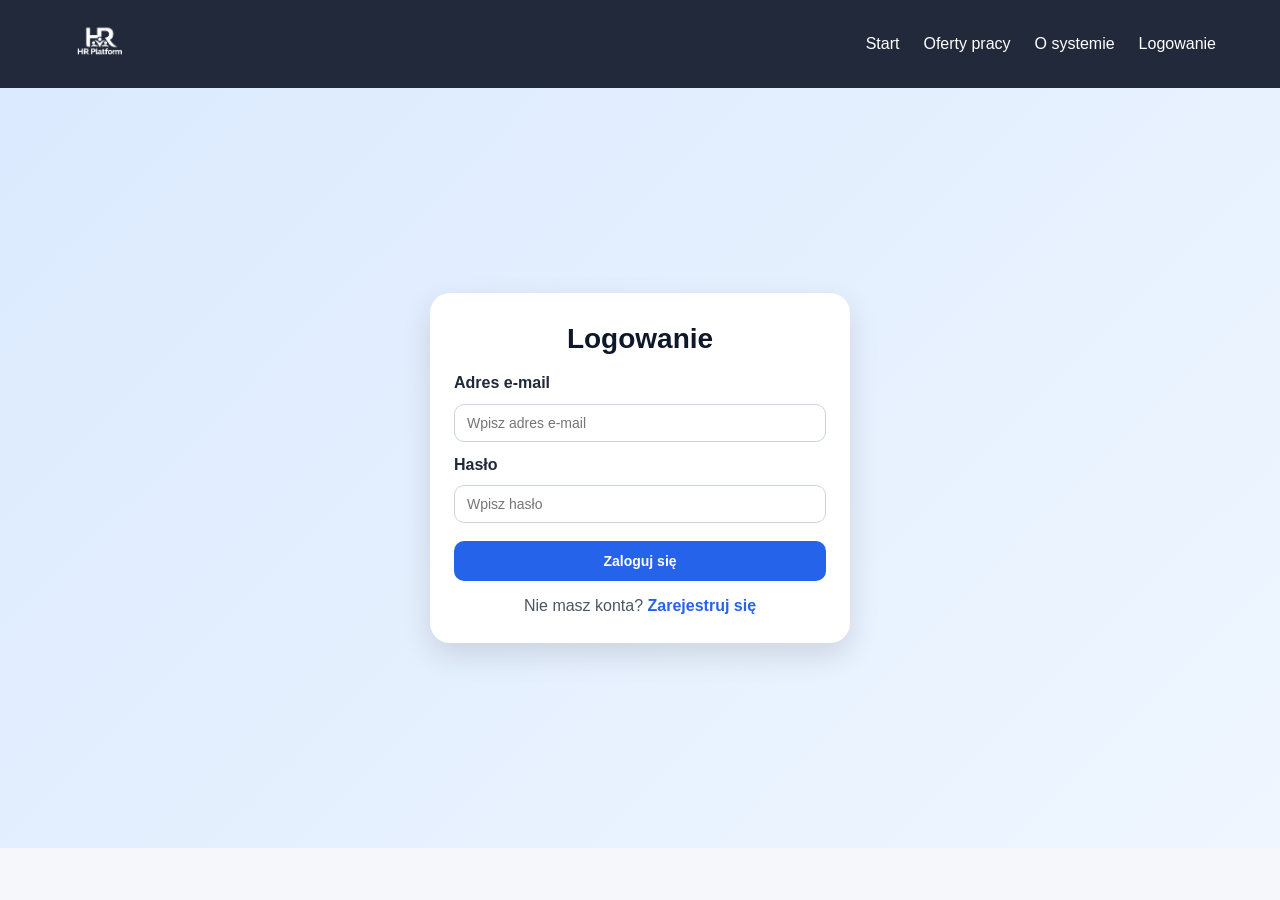
<file: frontend/pages/hr-kanban.html>
<!doctype html>
<html lang="pl">
  <head>
    <meta charset="UTF-8" />
    <meta name="viewport" content="width=device-width, initial-scale=1.0" />
    <title>Kanban HR - HR Platform</title>
    <link rel="stylesheet" href="../styles/index.css" />
  </head>
  <body>
    <header class="header">
      <nav class="navbar">
        <div class="logo">
          <img src="../images/logo.png" alt="Logo HR Platform" />
        </div>
        <ul class="nav-links">
          <li><a href="index.html">Start</a></li>
          <li><a href="hr-dashboard.html">Panel HR</a></li>
          <li><a href="hr-applications.html">Aplikacje</a></li>
          <li><a href="hr-kanban.html">Kanban</a></li>
          <li><a href="hr-employees.html">Pracownicy</a></li>
          <li><a href="hr-job-offers.html">Moje Oferty</a></li>
          <li><a href="hr-job-offers-archive.html">Archiwum ofert</a></li>
          <li><a href="change-password.html">Zmień hasło</a></li>
          <li><a href="#" id="logoutBtn">Wyloguj</a></li>
        </ul>
      </nav>
    </header>

    <main class="kanban-page">
      <h1>Kanban rekrutacyjny</h1>
      <p>
        Przeciągnij kandydata między etapami, aby śledzić proces rekrutacji.
      </p>
      <div class="kanban-board">
        <div class="kanban-column" data-status="ACCEPTED">
          <h2>1. Akceptacja</h2>
          <div class="kanban-column-body" id="acceptedColumn"></div>
        </div>

        <div class="kanban-column" data-status="INTERVIEW">
          <h2>2. Rozmowa rekrutacyjna</h2>
          <div class="kanban-column-body" id="interviewColumn"></div>
        </div>

        <div class="kanban-column" data-status="CONTRACT_SIGNING">
          <h2>3. Podpisanie umowy</h2>
          <div class="kanban-column-body" id="contractColumn"></div>
        </div>

        <div class="kanban-column" data-status="HIRED">
          <h2>4. Zatrudnienie</h2>
          <div class="kanban-column-body" id="hiredColumn"></div>
        </div>
      </div>
    </main>

    <script src="../scripts/navbar-anim.js"></script>
    <script src="../scripts/hr-kanban.js"></script>
  </body>
</html>
</file>
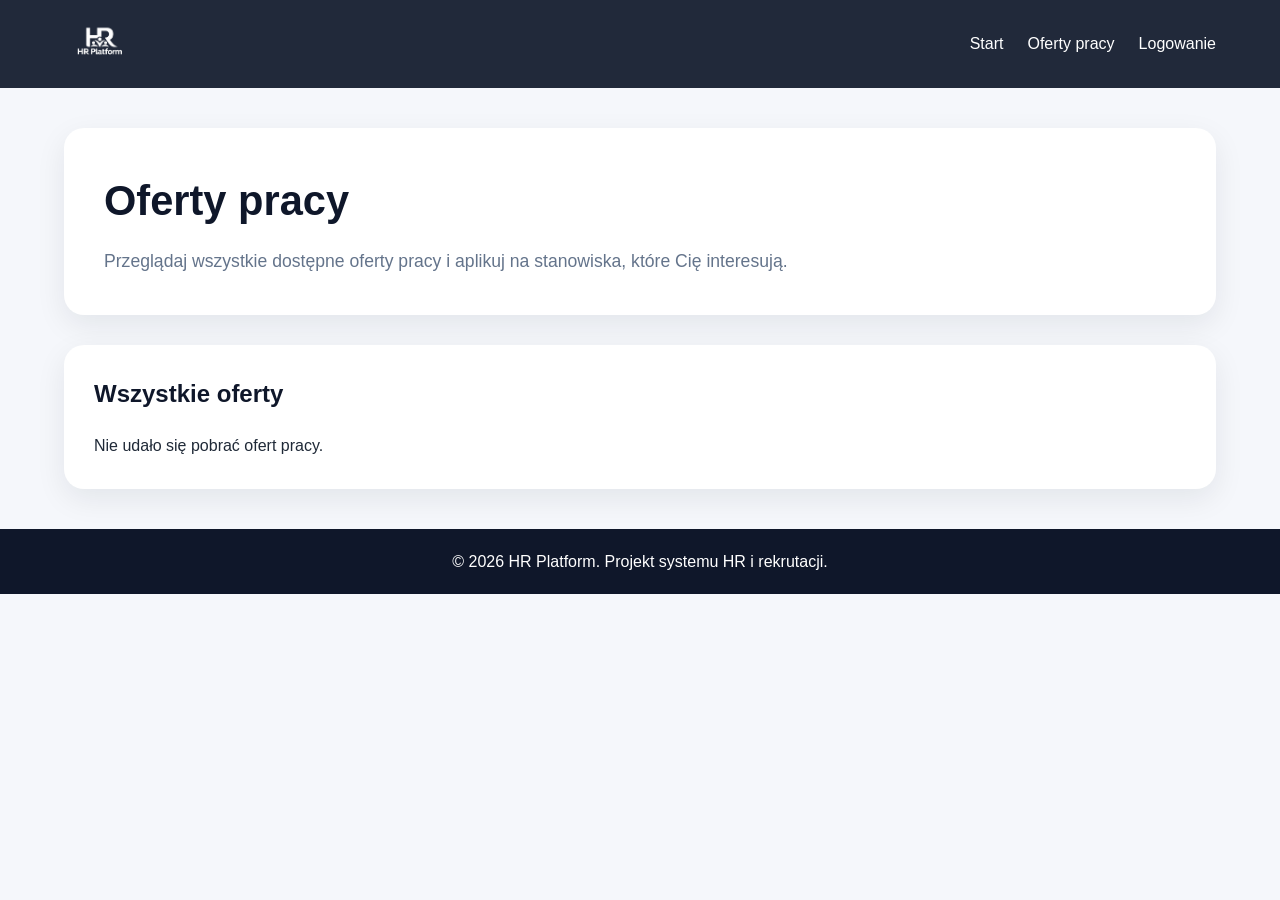
<file: frontend/pages/jobs.html>
<!doctype html>
<html lang="pl">
  <head>
    <meta charset="UTF-8" />
    <meta name="viewport" content="width=device-width, initial-scale=1.0" />
    <title>Oferty pracy - HR Platform</title>
    <link rel="stylesheet" href="../styles/index.css" />
  </head>
  <body>
    <header class="header">
      <nav class="navbar">
        <div class="logo">
          <img src="../images/logo.png" alt="HR Platform" />
        </div>
        <ul class="nav-links">
          <li><a href="index.html">Start</a></li>
          <li><a href="jobs.html">Oferty pracy</a></li>
          <li><a href="login.html">Logowanie</a></li>
        </ul>
      </nav>
    </header>

    <main class="dashboard-wrapper">
      <section class="welcome-card" style="margin-bottom: 30px">
        <h1>Oferty pracy</h1>
        <p>
          Przeglądaj wszystkie dostępne oferty pracy i aplikuj na stanowiska,
          które Cię interesują.
        </p>
      </section>

      <section class="offers-section">
        <h2>Wszystkie oferty</h2>
        <div class="offers-grid" id="allJobsList">
          <p>Ładowanie ofert...</p>
        </div>
      </section>
    </main>

    <footer class="footer">
      <p>&copy; 2026 HR Platform. Projekt systemu HR i rekrutacji.</p>
    </footer>
    <!-- Offer modal -->
    <div id="offerModal" class="modal" style="display: none">
      <div class="modal-content">
        <button class="modal-close" id="modalClose">&times;</button>
        <h2 id="modalTitle">Tytuł oferty</h2>
        <p id="modalMeta" class="muted-text"></p>
        <div id="modalDescription" class="modal-description"></div>
        <div class="modal-actions">
          <button id="modalApplyBtn" class="btn-submit">Aplikuj</button>
        </div>
      </div>
    </div>
    <script src="../scripts/navbar-anim.js"></script>
    <script src="../scripts/jobs.js"></script>
  </body>
</html>
</file>
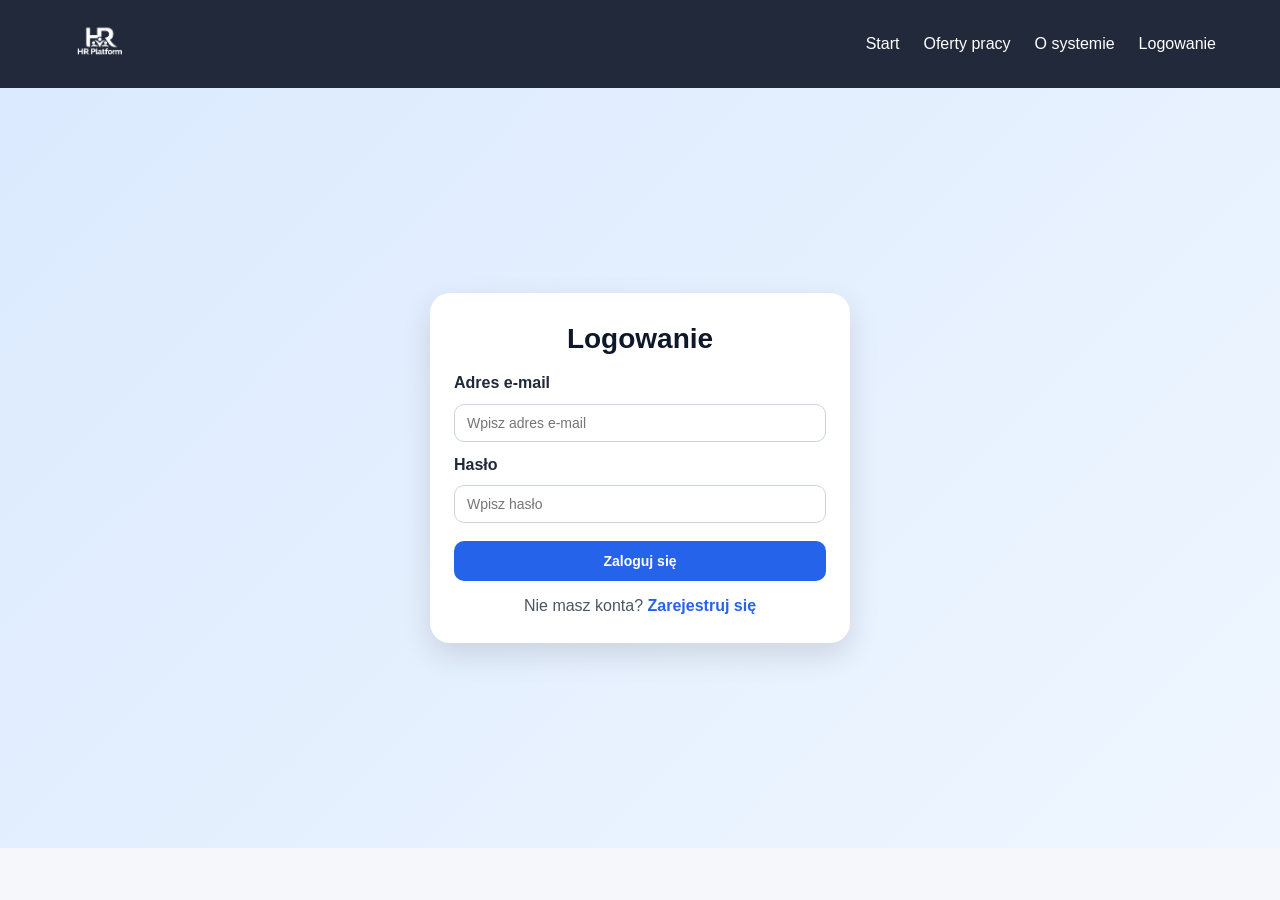
<file: frontend/pages/login.html>
<!doctype html>
<html lang="pl">
  <head>
    <meta charset="UTF-8" />
    <meta name="viewport" content="width=device-width, initial-scale=1.0" />
    <title>Logowanie - HR Platform</title>
    <link rel="stylesheet" href="../styles/index.css" />
  </head>
  <body>
    <header class="header">
      <nav class="navbar">
        <div class="logo">
          <img src="../images/logo.png" alt="HR Platform" />
        </div>
        <ul class="nav-links">
          <li><a href="index.html">Start</a></li>
          <li><a href="jobs.html">Oferty pracy</a></li>
          <li><a href="index.html#about">O systemie</a></li>
          <li><a href="login.html">Logowanie</a></li>
        </ul>
      </nav>
    </header>

    <main class="auth-page">
      <section class="auth-container">
        <div class="auth-card">
          <h1>Logowanie</h1>

          <form class="auth-form" id="loginForm">
            <div class="form-group">
              <label for="email">Adres e-mail</label>
              <input
                type="email"
                id="email"
                name="email"
                placeholder="Wpisz adres e-mail"
                required
              />
            </div>

            <div class="form-group">
              <label for="password">Hasło</label>
              <input
                type="password"
                id="password"
                name="password"
                placeholder="Wpisz hasło"
                required
              />
            </div>

            <button type="submit" class="btn-submit">Zaloguj się</button>
          </form>

          <div class="auth-footer">
            <p>Nie masz konta? <a href="register.html">Zarejestruj się</a></p>
          </div>
        </div>
      </section>
    </main>

    <script src="../scripts/navbar-anim.js"></script>
    <script src="../scripts/login.js"></script>
  </body>
</html>
</file>
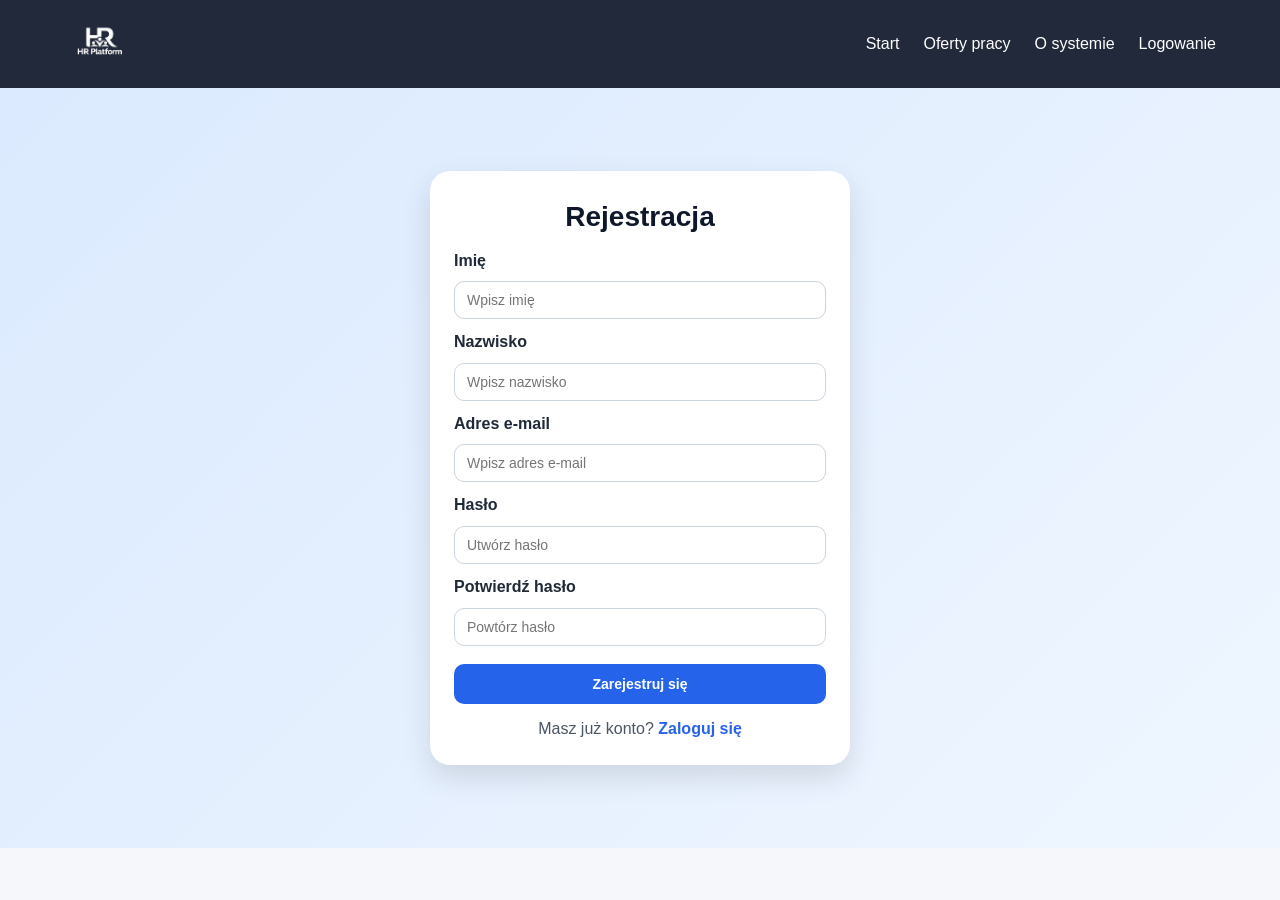
<file: frontend/pages/register.html>
<!doctype html>
<html lang="pl">
  <head>
    <meta charset="UTF-8" />
    <meta name="viewport" content="width=device-width, initial-scale=1.0" />
    <title>Rejestracja - HR Platform</title>
    <link rel="stylesheet" href="../styles/index.css" />
  </head>
  <body>
    <header class="header">
      <nav class="navbar">
        <div class="logo">
          <img src="../images/logo.png" alt="HR Platform" />
        </div>
        <ul class="nav-links">
          <li><a href="index.html">Start</a></li>
          <li><a href="jobs.html">Oferty pracy</a></li>
          <li><a href="index.html#about">O systemie</a></li>
          <li><a href="login.html">Logowanie</a></li>
        </ul>
      </nav>
    </header>

    <main class="auth-page">
      <section class="auth-container">
        <div class="auth-card">
          <h1>Rejestracja</h1>
          <form class="auth-form" id="registerForm">
            <div class="form-group">
              <label for="firstName">Imię</label>
              <input
                type="text"
                id="firstName"
                name="firstName"
                placeholder="Wpisz imię"
                required
              />
            </div>

            <div class="form-group">
              <label for="lastName">Nazwisko</label>
              <input
                type="text"
                id="lastName"
                name="lastName"
                placeholder="Wpisz nazwisko"
                required
              />
            </div>

            <div class="form-group">
              <label for="registerEmail">Adres e-mail</label>
              <input
                type="email"
                id="registerEmail"
                name="email"
                placeholder="Wpisz adres e-mail"
                required
              />
            </div>

            <div class="form-group">
              <label for="registerPassword">Hasło</label>
              <input
                type="password"
                id="registerPassword"
                name="password"
                placeholder="Utwórz hasło"
                required
              />
            </div>

            <div class="form-group">
              <label for="confirmPassword">Potwierdź hasło</label>
              <input
                type="password"
                id="confirmPassword"
                name="confirmPassword"
                placeholder="Powtórz hasło"
                required
              />
            </div>

            <button type="submit" class="btn-submit">Zarejestruj się</button>
          </form>

          <div class="auth-footer">
            <p>Masz już konto? <a href="login.html">Zaloguj się</a></p>
          </div>
        </div>
      </section>
    </main>
    <script src="../scripts/navbar-anim.js"></script>
    <script src="../scripts/register.js"></script>
  </body>
</html>
</file>
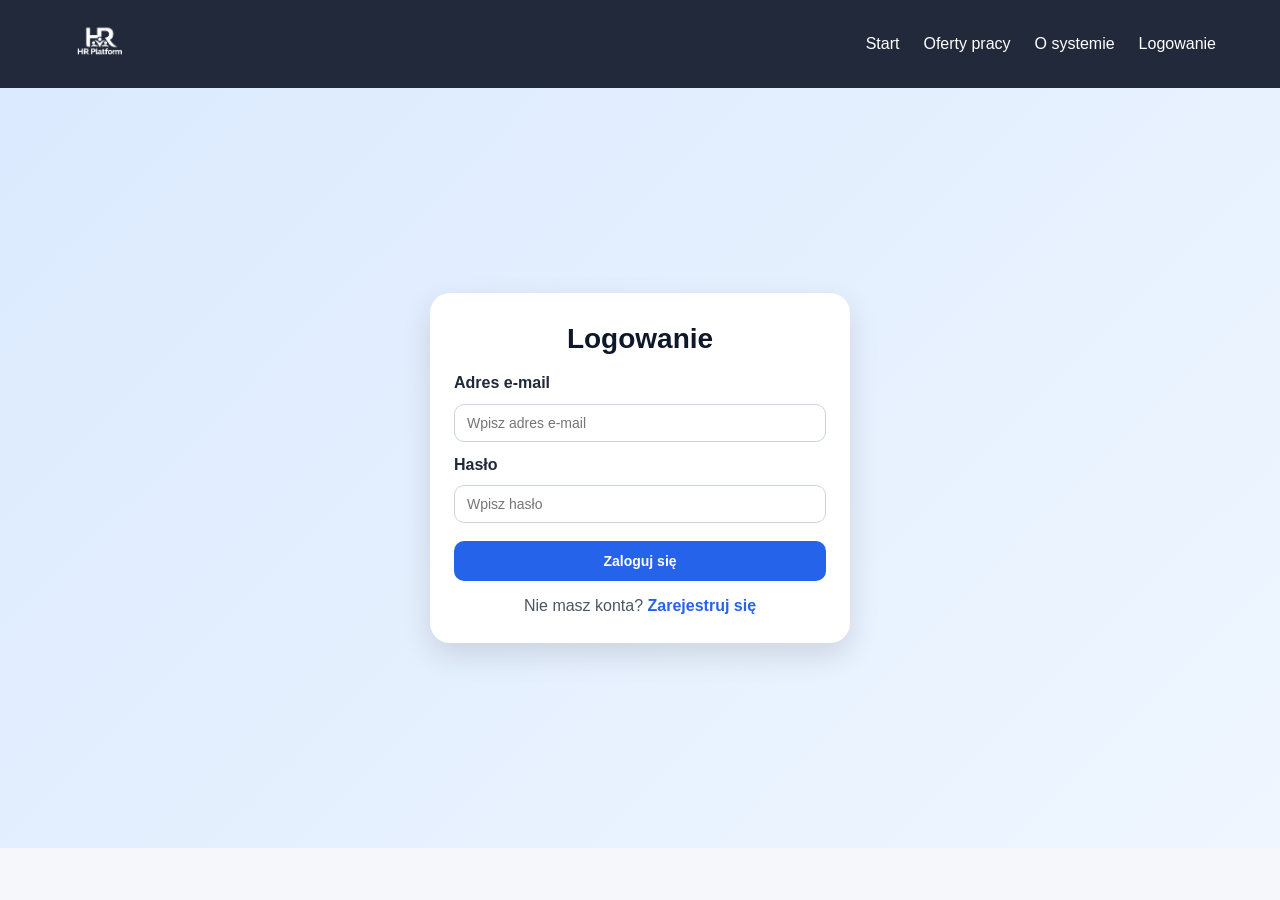
<file: frontend/pages/user-dashboard.html>
<!doctype html>
<html lang="pl">
  <head>
    <meta charset="UTF-8" />
    <meta name="viewport" content="width=device-width, initial-scale=1.0" />
    <title>Panel użytkownika - HR Platform</title>
    <link rel="stylesheet" href="../styles/index.css" />
  </head>
  <body>
    <header class="header">
      <nav class="navbar">
        <div class="logo">HR Platform</div>
        <ul class="nav-links">
          <li><a href="index.html">Start</a></li>
          <li><a href="jobs.html">Oferty pracy</a></li>
          <li><a href="user-dashboard.html">Mój panel</a></li>
          <li><a href="change-password.html">Zmień hasło</a></li>
          <li><a href="#" id="logoutBtn">Wyloguj</a></li>
        </ul>
      </nav>
    </header>

    <main class="dashboard-wrapper">
      <section class="welcome-section">
        <div class="welcome-card">
          <h1>Witaj w panelu użytkownika</h1>
          <p>
            Zarządzaj swoim profilem, dodaj CV, zmień zdjęcie profilowe i
            przeglądaj dostępne oferty pracy.
          </p>
        </div>

        <div class="profile-mini-card">
          <img
            id="profileImagePreview"
            class="profile-image"
            src=""
            alt="Zdjęcie profilowe"
            style="display: none"
          />
          <div class="avatar" id="userAvatar">U</div>
          <h3 id="miniFullName">Użytkownik</h3>
          <p id="miniRole">Konto użytkownika</p>
        </div>
      </section>

      <section class="dashboard-grid">
        <div class="dashboard-card">
          <h2>Edycja profilu</h2>
          <form class="profile-form" id="profileForm">
            <div>
              <label for="editFirstName">Imię</label>
              <input
                type="text"
                id="editFirstName"
                class="profile-input"
                placeholder="Wpisz imię"
                required
              />
            </div>

            <div>
              <label for="editLastName">Nazwisko</label>
              <input
                type="text"
                id="editLastName"
                class="profile-input"
                placeholder="Wpisz nazwisko"
                required
              />
            </div>

            <button type="submit" class="dashboard-btn">Zapisz zmiany</button>
          </form>
        </div>

        <div class="dashboard-card">
          <h2>Zdjęcie profilowe</h2>
          <p class="muted-text" id="photoStatus">
            Nie dodano jeszcze zdjęcia profilowego.
          </p>

          <input
            type="file"
            id="photoFileInput"
            class="file-input"
            accept=".jpg,.jpeg,.png,image/jpeg,image/png"
          />

          <div class="photo-actions">
            <button type="button" class="dashboard-btn" id="uploadPhotoBtn">
              Dodaj / zmień zdjęcie
            </button>
            <button
              type="button"
              class="dashboard-btn danger-btn"
              id="deletePhotoBtn"
            >
              Usuń zdjęcie
            </button>
          </div>
        </div>

        <div
          class="dashboard-card"
          id="acceptedApplicationCard"
          style="display: none"
        >
          <h2>Zaakceptowana aplikacja</h2>
          <div class="accepted-info">
            <p
              style="
                color: #166534;
                margin-bottom: 16px;
                padding: 12px;
                background: #dcfce7;
                border-radius: 8px;
                font-weight: 600;
              "
            >
              ✓ Twoja aplikacja została zaakceptowana!
            </p>
            <p>
              <strong>Stanowisko:</strong>
              <span id="acceptedPosition">Ładowanie...</span>
            </p>
            <p>
              <strong>Zarobki (PLN):</strong>
              <span id="acceptedSalary">Ładowanie...</span>
            </p>
          </div>
        </div>

        <div class="dashboard-card">
          <h2>Wiadomości</h2>
          <div
            id="messagesPanel"
            style="
              display: flex;
              flex-direction: column;
              gap: 12px;
              max-height: 320px;
              overflow-y: auto;
            "
          >
            <div
              id="contractMessage"
              style="
                display: none;
                border: 1px solid #dbeafe;
                background: #eff6ff;
                border-radius: 10px;
                padding: 14px;
              "
            >
              <p style="margin: 0 0 8px; font-weight: 600">
                Umowa do podpisania
              </p>
              <p id="contractMessageText" style="margin: 0 0 10px">
                Otrzymałeś dokument do podpisania.
              </p>
              <div style="display: flex; gap: 10px; flex-wrap: wrap">
                <a
                  href="#"
                  class="dashboard-btn secondary-btn"
                  id="downloadContractBtn"
                  style="display: none"
                >
                  Pobierz PDF
                </a>
                <button
                  type="button"
                  class="dashboard-btn"
                  id="signContractBtn"
                  style="display: none"
                >
                  Potwierdzam podpisanie
                </button>
              </div>
            </div>
          </div>
        </div>

        <div class="dashboard-card">
          <h2>Moje CV</h2>
          <p class="muted-text" id="cvStatus">
            Nie dodano jeszcze CV. Dodaj plik PDF, aby szybciej aplikować na
            oferty pracy.
          </p>

          <input
            type="file"
            id="cvFileInput"
            class="file-input"
            accept="application/pdf"
          />

          <div class="cv-actions">
            <button type="button" class="dashboard-btn" id="uploadCvBtn">
              Dodaj CV
            </button>

            <a
              href="#"
              class="dashboard-btn secondary-btn"
              id="downloadCvBtn"
              style="display: none"
            >
              Pobierz CV
            </a>
          </div>
        </div>

        <div class="dashboard-card">
          <h2>Dane konta</h2>
          <div class="info-list">
            <p>
              <strong>Imię i nazwisko:</strong>
              <span id="fullName">Ładowanie...</span>
            </p>
            <p>
              <strong>Email:</strong>
              <span id="emailText">Ładowanie...</span>
            </p>
            <p>
              <strong>Rola:</strong>
              <span id="roleText">Ładowanie...</span>
            </p>
          </div>
        </div>
      </section>

      <section class="offers-section">
        <h2>Najnowsze oferty pracy</h2>
        <div class="offers-grid">
          <div class="offer-card">
            <h3>Java Developer</h3>
            <p>Lokalizacja: Kraków / Hybryda</p>
            <p>Poziom: Mid</p>
            <a href="jobs.html" class="dashboard-btn">Zobacz ofertę</a>
          </div>

          <div class="offer-card">
            <h3>Frontend Developer</h3>
            <p>Lokalizacja: Zdalnie</p>
            <p>Poziom: Junior</p>
            <a href="jobs.html" class="dashboard-btn">Zobacz ofertę</a>
          </div>

          <div class="offer-card">
            <h3>HR Specialist</h3>
            <p>Lokalizacja: Warszawa</p>
            <p>Poziom: Mid</p>
            <a href="jobs.html" class="dashboard-btn">Zobacz ofertę</a>
          </div>
        </div>
      </section>
    </main>
    <script src="../scripts/navbar-anim.js"></script>
    <script src="../scripts/user-dashboard.js"></script>
  </body>
</html>
</file>
<file: frontend/styles/index.css>
* {
  margin: 0;
  padding: 0;
  box-sizing: border-box;
}

body {
  font-family: Arial, sans-serif;
  background-color: #f5f7fb;
  color: #1f2937;
  line-height: 1.6;
}

.header {
  position: sticky;
  top: 0;
  z-index: 1000;

  background: rgba(15, 23, 42, 0.92);
  backdrop-filter: blur(12px);

  color: white;
  padding: 20px 0;

  transition: all 0.35s ease;
}

.header.scrolled {
  padding: 12px 0;
  background: rgba(15, 23, 42, 0.97);
  box-shadow: 0 8px 24px rgba(0, 0, 0, 0.18);
}

.navbar {
  width: 90%;
  max-width: 1200px;
  margin: 0 auto;
  display: flex;
  justify-content: space-between;
  align-items: center;
  position: relative;
}

.logo {
  display: flex;
  align-items: center;
  justify-content: center;
  height: 48px;
  width: auto;
  cursor: pointer;
  transition: transform 0.3s ease;
}

.logo img {
  height: 100%;
  width: auto;
  object-fit: contain;
  object-position: center;
  display: block;
  max-width: 160px;
}

.logo:hover {
  transform: scale(1.05);
}

.nav-links {
  display: flex;
  list-style: none;
  gap: 24px;
}

.nav-links a {
  position: relative;
  text-decoration: none;
  color: white;
  font-weight: 500;
  transition: color 0.3s ease;
}

.nav-links a::after {
  content: "";
  position: absolute;
  left: 0;
  bottom: -6px;

  width: 0;
  height: 2px;

  background: white;
  transition: width 0.3s ease;
}

.nav-links a:hover::after {
  width: 100%;
}

.nav-links a:hover {
  color: #dbeafe;
}

.menu-toggle {
  display: none;
  background: none;
  border: none;
  color: white;
  font-size: 32px;
  cursor: pointer;
  transition: transform 0.3s ease;
}

.menu-toggle:hover {
  transform: scale(1.1);
}

.hero {
  position: relative;
  min-height: 100vh;
  display: flex;
  align-items: center;
  justify-content: center;
  text-align: center;
  padding: 60px 20px;
  color: white;
  overflow: hidden;

  background-image: url("../images/hr.png");
  background-size: cover;
  background-position: center 2%;
  background-repeat: no-repeat;
}

/* półprzezroczysta warstwa */
.hero::before {
  content: "";
  position: absolute;
  inset: 0;

  background: rgba(15, 23, 42, 0.65);

  /* opcjonalnie dodatkowy gradient */
  background: linear-gradient(
    135deg,
    rgba(15, 23, 42, 0.75),
    rgba(29, 78, 216, 0.55)
  );

  z-index: 1;
}

/* tekst nad warstwą */
.hero-text {
  position: relative;
  z-index: 2;
  max-width: 800px;
}

.hero h1 {
  font-size: 48px;
  margin-bottom: 20px;
  text-shadow: 0 2px 10px rgba(0, 0, 0, 0.5);
}

.hero p {
  font-size: 20px;
  margin-bottom: 30px;
  text-shadow: 0 2px 8px rgba(0, 0, 0, 0.5);
}

.btn {
  display: inline-block;
  padding: 12px 24px;
  border-radius: 10px;
  text-decoration: none;
  font-weight: bold;
  transition: 0.3s ease;
}

.btn-primary {
  background: white;
  color: #1d4ed8;
  box-shadow: 0 8px 20px rgba(0, 0, 0, 0.25);
}

.btn-primary:hover {
  background: #e5e7eb;
}

.btn-secondary {
  border: 2px solid white;
  color: white;
  background: rgba(255, 255, 255, 0.08);
  backdrop-filter: blur(4px);
}

.btn-secondary:hover {
  background: rgba(255, 255, 255, 0.15);
}

.features,
.process,
.cta {
  width: 90%;
  max-width: 1200px;
  margin: 0 auto;
  padding: 70px 0;
}

.features h2,
.process h2,
.cta h2 {
  text-align: center;
  margin-bottom: 40px;
  font-size: 36px;
}

.cards {
  display: grid;
  grid-template-columns: repeat(auto-fit, minmax(280px, 1fr));
  gap: 20px;
}

.card {
  background: white;
  border-radius: 16px;
  padding: 24px;
  box-shadow: 0 8px 20px rgba(0, 0, 0, 0.08);
}

.card h3 {
  color: #2563eb;
  margin-bottom: 12px;
}

.steps {
  display: grid;
  grid-template-columns: repeat(auto-fit, minmax(220px, 1fr));
  gap: 20px;
}

.step {
  background: white;
  padding: 24px;
  border-radius: 16px;
  text-align: center;
  box-shadow: 0 8px 20px rgba(0, 0, 0, 0.08);
}

.step span {
  display: inline-flex;
  width: 50px;
  height: 50px;
  border-radius: 50%;
  background: #2563eb;
  color: white;
  align-items: center;
  justify-content: center;
  font-size: 22px;
  font-weight: bold;
  margin-bottom: 16px;
}

.cta {
  text-align: center;
}

.cta p {
  margin-bottom: 24px;
  font-size: 18px;
}

.footer {
  background: #0f172a;
  color: white;
  text-align: center;
  padding: 20px;
}

.auth-page {
  min-height: calc(100vh - 140px);
  display: flex;
  align-items: center;
  justify-content: center;
  padding: 20px;
  background: linear-gradient(135deg, #dbeafe, #eff6ff);
}

.auth-container {
  width: 100%;
  max-width: 420px;
}

.auth-card {
  background: white;
  border-radius: 20px;
  padding: 24px;
  box-shadow: 0 12px 30px rgba(0, 0, 0, 0.12);
}

.auth-card h1 {
  text-align: center;
  font-size: 28px;
  margin-bottom: 8px;
  color: #0f172a;
}

.auth-subtitle {
  text-align: center;
  color: #6b7280;
  margin-bottom: 16px;
  font-size: 14px;
}

.auth-form {
  display: flex;
  flex-direction: column;
  gap: 10px;
}

.form-group {
  display: flex;
  flex-direction: column;
}

.form-group label {
  margin-bottom: 8px;
  font-weight: 600;
  color: #1f2937;
}

.form-group input {
  padding: 10px 12px;
  border: 1px solid #cbd5e1;
  border-radius: 10px;
  font-size: 14px;
  outline: none;
  transition: 0.3s ease;
}

.form-group input:focus {
  border-color: #2563eb;
  box-shadow: 0 0 0 3px rgba(37, 99, 235, 0.15);
}

.btn-submit {
  margin-top: 8px;
  padding: 12px;
  background: #2563eb;
  color: white;
  border: none;
  border-radius: 10px;
  font-size: 14px;
  font-weight: bold;
  cursor: pointer;
  transition: 0.3s ease;
}

.btn-submit:hover {
  background: #1d4ed8;
}

.auth-footer {
  text-align: center;
  margin-top: 12px;
  color: #4b5563;
}

.auth-footer a {
  color: #2563eb;
  text-decoration: none;
  font-weight: 600;
}

.auth-footer a:hover {
  text-decoration: underline;
}

.dashboard-wrapper {
  width: 90%;
  max-width: 1200px;
  margin: 40px auto;
}

.welcome-section {
  display: grid;
  grid-template-columns: 2fr 1fr;
  gap: 24px;
  margin-bottom: 30px;
}

.welcome-card,
.profile-mini-card,
.dashboard-card,
.offers-section {
  background: white;
  border-radius: 20px;
  box-shadow: 0 10px 30px rgba(15, 23, 42, 0.08);
}

.welcome-card {
  padding: 40px;
}

.welcome-card h1 {
  font-size: 2.6rem;
  margin-bottom: 12px;
  color: #0f172a;
}

.welcome-card p {
  font-size: 1.1rem;
  color: #64748b;
  margin: 0;
  line-height: 1.6;
}

.profile-mini-card {
  padding: 30px;
  display: flex;
  flex-direction: column;
  justify-content: center;
  align-items: center;
}

.avatar,
.profile-image {
  width: 100px;
  height: 100px;
  border-radius: 50%;
  object-fit: cover;
  background: linear-gradient(135deg, #2563eb, #1d4ed8);
  color: white;
  display: flex;
  align-items: center;
  justify-content: center;
  font-size: 2rem;
  font-weight: bold;
  margin-bottom: 15px;
}

.profile-mini-card h3 {
  margin: 0;
  color: #0f172a;
}

.profile-mini-card p {
  margin-top: 8px;
  color: #64748b;
}

.dashboard-grid {
  display: grid;
  grid-template-columns: repeat(2, 1fr);
  gap: 24px;
  margin-bottom: 30px;
}

.dashboard-card {
  padding: 30px;
}

.dashboard-card h2 {
  margin-top: 0;
  margin-bottom: 20px;
  color: #0f172a;
  font-size: 1.5rem;
}

.info-list p {
  margin: 12px 0;
  font-size: 1.05rem;
}

.muted-text {
  color: #64748b;
  line-height: 1.7;
}

.dashboard-btn {
  display: inline-block;
  margin-top: 18px;
  padding: 12px 20px;
  background: #2563eb;
  color: white;
  text-decoration: none;
  border: none;
  border-radius: 10px;
  font-weight: 600;
  cursor: pointer;
  transition: background 0.2s ease;
}

.dashboard-btn:hover {
  background: #1d4ed8;
}

.secondary-btn {
  background: #e2e8f0;
  color: #0f172a;
}

.secondary-btn:hover {
  background: #cbd5e1;
}

.danger-btn {
  background: #dc2626;
}

.danger-btn:hover {
  background: #b91c1c;
}

.file-input,
.profile-input {
  margin-top: 10px;
  display: block;
  width: 100%;
  padding: 12px;
  border: 1px solid #cbd5e1;
  border-radius: 10px;
  background: #f8fafc;
  font-size: 1rem;
  box-sizing: border-box;
}

.profile-form {
  display: flex;
  flex-direction: column;
  gap: 14px;
}

.profile-form label {
  font-weight: 600;
  color: #0f172a;
}

.cv-actions,
.photo-actions {
  display: flex;
  flex-wrap: wrap;
  gap: 12px;
  margin-top: 12px;
}

.offers-section {
  padding: 30px;
}

.offers-section h2 {
  margin-top: 0;
  margin-bottom: 20px;
  color: #0f172a;
}

.offers-grid {
  display: grid;
  grid-template-columns: repeat(3, 1fr);
  gap: 20px;
}

.offer-card {
  background: #f8fafc;
  border: 1px solid #e2e8f0;
  border-radius: 16px;
  padding: 20px;
}

.offer-card h3 {
  margin-top: 0;
  margin-bottom: 10px;
  color: #0f172a;
}

.offer-card p {
  margin: 6px 0;
  color: #64748b;
}

/* Ensure cards can shrink inside the grid and long words wrap */
.offer-card {
  min-width: 0;
}

/* Limit description height and make it scrollable when very long */
.offer-card p:last-of-type {
  max-height: 96px;
  overflow: auto;
  white-space: normal;
  overflow-wrap: anywhere;
  word-break: break-word;
}

.offer-actions {
  display: flex;
  gap: 10px;
  margin-top: 15px;
  justify-content: flex-start;
}

.offer-details {
  margin: 20px 0;
  padding: 15px;
  background: #f1f5f9;
  border-radius: 8px;
}

.offer-details p {
  margin: 10px 0;
  color: #475569;
  line-height: 1.6;
}

.offer-details strong {
  color: #0f172a;
  display: block;
  margin-top: 12px;
  margin-bottom: 4px;
}

.offer-description {
  white-space: pre-wrap;
  word-break: break-word;
  background: #ffffff;
  padding: 10px;
  border-radius: 4px;
  border-left: 3px solid #3b82f6;
}

.offer-details-actions {
  display: flex;
  gap: 10px;
  margin-top: 20px;
  justify-content: center;
}

.offer-actions button {
  flex: 1;
  padding: 8px 12px;
  font-size: 13px;
  border: none;
  border-radius: 8px;
  cursor: pointer;
  transition: all 0.3s ease;
}

.edit-offer-btn {
  background: #3b82f6;
  color: white;
}

.edit-offer-btn:hover {
  background: #2563eb;
  transform: translateY(-2px);
}

/* Also ensure grid items don't cause horizontal overflow */
.offers-grid {
  display: grid;
  grid-template-columns: repeat(3, 1fr);
  gap: 20px;
  align-items: start;
}

/* Modal styles for full offer preview */
.modal {
  position: fixed;
  inset: 0;
  background: rgba(0, 0, 0, 0.5);
  display: flex;
  align-items: center;
  justify-content: center;
  z-index: 2000;
  padding: 20px;
}

.modal-content {
  background: #fff;
  border-radius: 12px;
  width: 100%;
  max-width: 820px;
  max-height: calc(100vh - 80px);
  padding: 20px 22px;
  position: relative;
  overflow: hidden;
  box-shadow: 0 20px 60px rgba(2, 6, 23, 0.35);
}

.modal-close {
  position: absolute;
  right: 12px;
  top: 8px;
  background: transparent;
  border: none;
  font-size: 28px;
  line-height: 1;
  cursor: pointer;
}

.modal-description {
  margin-top: 12px;
  color: #334155;
  font-size: 15px;
  line-height: 1.5;
  overflow: auto;
  max-height: calc(100vh - 240px);
  padding-right: 8px;
  white-space: pre-wrap;
  word-break: break-word;
}

.modal-actions {
  margin-top: 14px;
  display: flex;
  justify-content: flex-end;
}

@media (max-width: 820px) {
  .modal-content {
    max-width: 100%;
  }
}

.application-card,
.employee-card {
  background: white;
  border: 1px solid #e2e8f0;
  border-radius: 16px;
  padding: 20px;
  box-shadow: 0 2px 8px rgba(0, 0, 0, 0.06);
  transition: box-shadow 0.3s ease;
}

.application-card:hover,
.employee-card:hover {
  box-shadow: 0 8px 16px rgba(0, 0, 0, 0.12);
}

.application-header,
.employee-header {
  display: flex;
  justify-content: space-between;
  align-items: center;
  margin-bottom: 16px;
  padding-bottom: 12px;
  border-bottom: 1px solid #e2e8f0;
}

.application-header h3,
.employee-header h3 {
  margin: 0;
  color: #0f172a;
  font-size: 18px;
}

.status-badge {
  display: inline-block;
  padding: 6px 12px;
  border-radius: 20px;
  font-size: 12px;
  font-weight: 600;
  text-transform: uppercase;
}

.status-applied {
  background: #dbeafe;
  color: #1e40af;
}

.status-hired {
  background: #dcfce7;
  color: #166534;
}

.status-rejected {
  background: #fee2e2;
  color: #991b1b;
}

.application-info,
.employee-info {
  margin-bottom: 16px;
  font-size: 14px;
}

.application-info p,
.employee-info p {
  margin: 8px 0;
  color: #64748b;
}

.application-actions,
.employee-actions {
  display: flex;
  gap: 10px;
  flex-wrap: wrap;
}

.btn-small {
  display: inline-block;
  padding: 8px 16px;
  background: #2563eb;
  color: white;
  border: none;
  border-radius: 8px;
  font-size: 13px;
  font-weight: 600;
  cursor: pointer;
  text-decoration: none;
  transition: background 0.3s ease;
}

.btn-small:hover {
  background: #1d4ed8;
}

.hire-btn {
  background: #10b981;
}

.hire-btn:hover {
  background: #059669;
}

.employee-avatar {
  width: 50px;
  height: 50px;
  border-radius: 50%;
  object-fit: cover;
}

.employee-avatar-placeholder {
  display: flex;
  align-items: center;
  justify-content: center;
  width: 50px;
  height: 50px;
  border-radius: 50%;
  background: #dbeafe;
  color: #1e40af;
  font-weight: 600;
  font-size: 16px;
}

/* ===== Dodatkowe sekcje strony głównej ===== */

.stats,
.benefits,
.testimonials,
.faq {
  width: 90%;
  max-width: 1200px;
  margin: 0 auto;
  padding: 70px 0;
}

.stats h2,
.benefits h2,
.testimonials h2,
.faq h2 {
  text-align: center;
  font-size: 36px;
  margin-bottom: 40px;
  color: #0f172a;
}

.stats-grid {
  display: grid;
  grid-template-columns: repeat(auto-fit, minmax(220px, 1fr));
  gap: 20px;
}

.stat {
  background: white;
  border-radius: 16px;
  padding: 35px 20px;
  text-align: center;
  box-shadow: 0 8px 20px rgba(0, 0, 0, 0.08);
}

.stat h3 {
  font-size: 42px;
  color: #2563eb;
  margin-bottom: 10px;
}

.stat p {
  color: #64748b;
}

.testimonials .card {
  text-align: center;
}

.testimonials .card p {
  font-style: italic;
  margin-bottom: 20px;
  color: #475569;
}

.testimonials strong {
  color: #0f172a;
}

.faq-item {
  background: white;
  border-radius: 16px;
  padding: 25px 30px;
  margin-bottom: 20px;
  box-shadow: 0 8px 20px rgba(0, 0, 0, 0.08);
}

.faq-item h3 {
  color: #2563eb;
  margin-bottom: 12px;
}

.faq-item p {
  color: #64748b;
  line-height: 1.7;
}

/* Admin Dashboard Styles */
.offer-card .profile-image {
  display: inline-flex;
  width: 120px;
  height: 120px;
  border-radius: 50%;
  object-fit: cover;
  background: linear-gradient(135deg, #2563eb, #1d4ed8);
  color: white;
  align-items: center;
  justify-content: center;
  font-size: 2.5rem;
  font-weight: bold;
  border: 3px solid #e2e8f0;
}

.offer-card p {
  overflow-x: auto;
  white-space: nowrap;
  max-width: 100%;
}

@media (max-width: 992px) {
  .welcome-section,
  .dashboard-grid,
  .offers-grid {
    grid-template-columns: 1fr;
  }
}

@media (max-width: 768px) {
  .welcome-card h1 {
    font-size: 2rem;
  }
}

@media (max-width: 768px) {
  .menu-toggle {
    display: block;
    z-index: 1001;
  }

  /* Modal styles for accept form */
  #acceptModal {
    position: fixed;
    inset: 0;
    background: rgba(0, 0, 0, 0.5);
    display: none;
    align-items: center;
    justify-content: center;
    z-index: 2000;
    padding: 20px;
  }

  #acceptModal.show {
    display: flex;
  }

  #acceptModal .modal-content {
    background: #fff;
    border-radius: 12px;
    width: 100%;
    max-width: 500px;
    padding: 30px;
    position: relative;
    box-shadow: 0 20px 60px rgba(2, 6, 23, 0.35);
  }

  .close-modal {
    position: absolute;
    right: 15px;
    top: 12px;
    font-size: 28px;
    cursor: pointer;
    color: #64748b;
    background: none;
    border: none;
    padding: 0;
    line-height: 1;
  }

  .close-modal:hover {
    color: #0f172a;
  }

  #acceptModal h2 {
    margin-bottom: 20px;
    color: #0f172a;
    font-size: 22px;
  }

  .form-group {
    margin-bottom: 20px;
  }

  .form-group label {
    display: block;
    margin-bottom: 8px;
    color: #334155;
    font-weight: 600;
    font-size: 14px;
  }

  .form-group input {
    width: 100%;
    padding: 12px;
    border: 1px solid #e2e8f0;
    border-radius: 8px;
    font-size: 14px;
    color: #0f172a;
    transition: border-color 0.3s ease;
  }

  .form-group input:focus {
    outline: none;
    border-color: #2563eb;
    box-shadow: 0 0 0 3px rgba(37, 99, 235, 0.1);
  }

  .form-actions {
    display: flex;
    gap: 12px;
    justify-content: flex-end;
    margin-top: 24px;
  }

  .form-actions button {
    padding: 10px 16px;
    border: none;
    border-radius: 8px;
    font-weight: 600;
    cursor: pointer;
    transition: all 0.3s ease;
    font-size: 14px;
  }

  .btn-primary {
    background: #2563eb;
    color: white;
  }

  .btn-primary:hover {
    background: #1d4ed8;
    transform: translateY(-2px);
    box-shadow: 0 4px 12px rgba(37, 99, 235, 0.3);
  }

  .btn-secondary {
    background: #f1f5f9;
    color: #334155;
  }

  .btn-secondary:hover {
    background: #e2e8f0;
  }
}

.kanban-page {
  padding: 40px 20px;
  max-width: 1400px;
  margin: 0 auto;
}

.kanban-page h1 {
  font-size: 32px;
  margin-bottom: 24px;
}

.kanban-board {
  display: flex;
  flex-wrap: wrap;
  gap: 20px;
  align-items: flex-start;
  justify-content: space-between;
}

.kanban-column {
  background: #f8fafc;
  border: 1px solid #e2e8f0;
  border-radius: 20px;
  padding: 16px;
  min-height: 420px;
  display: flex;
  flex-direction: column;
  gap: 12px;
  flex: 1 1 250px;
  min-width: 250px;
  max-width: calc(25% - 15px);
}

.kanban-column-body {
  display: flex;
  flex-direction: column;
  gap: 12px;
  min-height: 260px;
}

.kanban-column h2 {
  font-size: 18px;
  margin: 0 0 12px;
  color: #0f172a;
}

.kanban-column.drag-over {
  background: #e2e8f0;
}

.kanban-card {
  background: white;
  border-radius: 18px;
  border: 1px solid #e2e8f0;
  padding: 16px;
  box-shadow: 0 8px 18px rgba(15, 23, 42, 0.08);
  cursor: grab;
}

.kanban-card.dragging {
  opacity: 0.6;
}

.kanban-card h3 {
  margin: 0 0 8px;
  font-size: 16px;
}

.kanban-card p {
  margin: 6px 0;
  color: #475569;
  font-size: 14px;
}

.kanban-card .card-actions {
  margin-top: 14px;
  display: flex;
  flex-wrap: wrap;
  gap: 10px;
}

.kanban-status {
  display: inline-block;
  padding: 5px 10px;
  border-radius: 999px;
  font-size: 12px;
  font-weight: 700;
  text-transform: uppercase;
}

.status-accepted {
  background: #e0f2fe;
  color: #0369a1;
}

.status-interview {
  background: #fef9c3;
  color: #92400e;
}

.status-contract_signing {
  background: #dcfce7;
  color: #14532d;
}

.status-hired {
  background: #d1fae5;
  color: #166534;
}

.status-applied,
.status-reviewing {
  background: #e2e8f0;
  color: #0f172a;
}

@media (max-width: 768px) {
  .nav-links {
    position: absolute;
    top: 100%;
    left: 0;

    width: 100%;

    background: rgba(15, 23, 42, 0.98);
    backdrop-filter: blur(12px);

    flex-direction: column;
    align-items: center;
    gap: 30px;

    padding: 30px 0;

    transform: translateY(-20px);
    opacity: 0;
    visibility: hidden;

    transition: all 0.3s ease;
  }

  .nav-links.active {
    transform: translateY(0);
    opacity: 1;
    visibility: visible;
  }

  .nav-links li {
    width: 100%;
    text-align: center;
  }

  .nav-links a {
    display: block;
    padding: 12px;
    font-size: 18px;
  }
}
</file>
